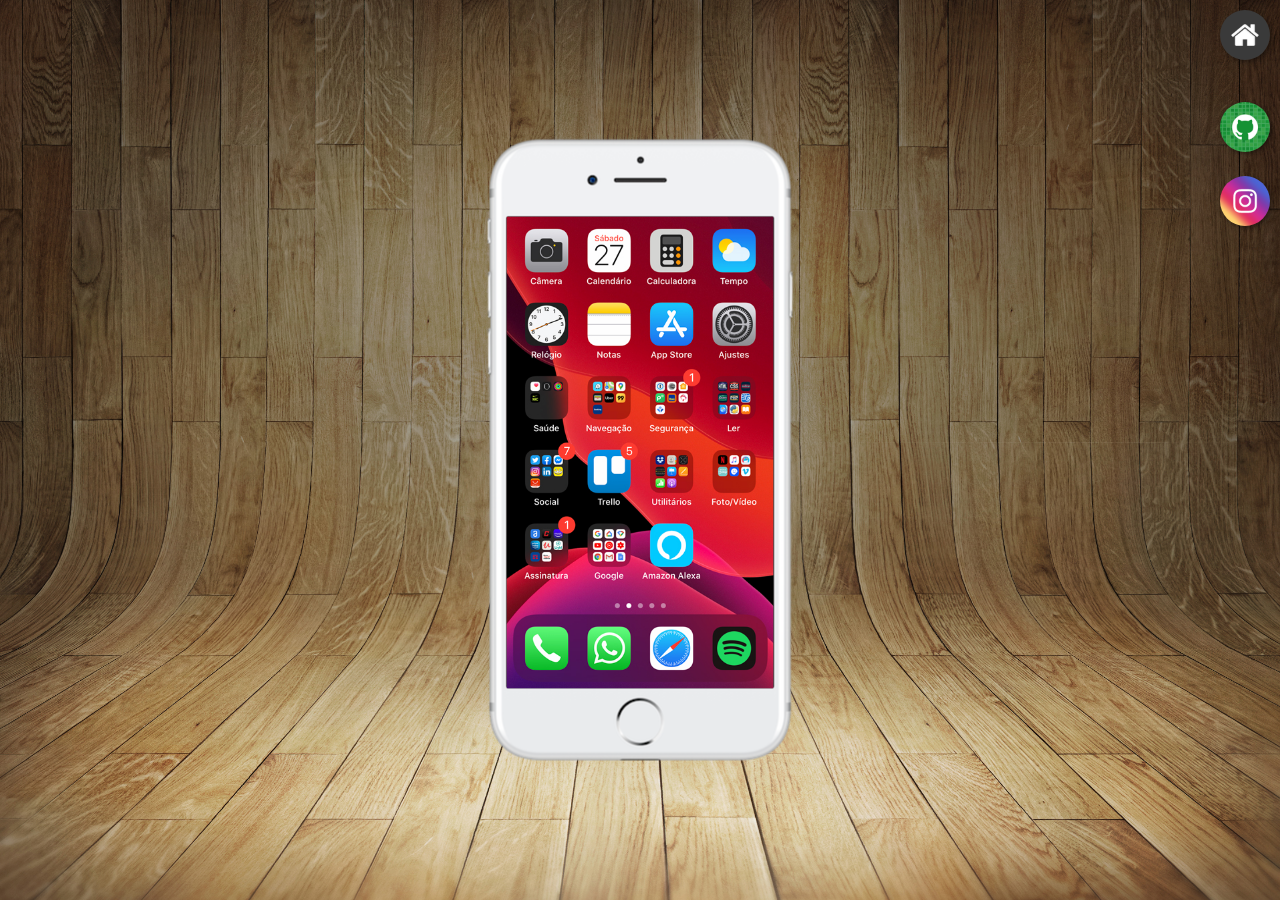
<file: index.html>
<!DOCTYPE html>
<html lang="pt-br">
<head>
    <meta charset="UTF-8">
    <meta name="viewport" content="width=device-width, initial-scale=1.0">
    <link rel="shortcut icon" href="favicon.ico" type="image/x-icon">
    <link rel="stylesheet" href="estilos/style.css">
    <title>Projeto Redes Socias</title>
</head>
<body>
    <main>
        <section id="telefone">
            <iframe src="home.html" name="tela" id="tela" frameborder="0"></iframe>
        </section>
        <section id="redes-socias">
            <a href="home.html" target="tela"><img src="imagens/logo-home.jpg" alt="home"></a>
            <br>
            <a href="youtube.html" target="tela"><img src="imagens/logo-youtube.jpg" alt="Youtube" id="yt"></a>
            <br>
            <a href="github.html" target="tela"><img src="imagens/logo-github.jpg" alt="Github"></a>
            <br>
            <a href="instagram.html" target="tela"><img src="imagens/logo-instagram.jpg" alt="Instagram"></a>
            <br>
            <a href="x.html" target="tela"><img src="imagens/logo-twitter.jpg" alt="Twitter" id="tt"></a>
            <br>
            <a href="#" target="tela"><img src="imagens/logo-facebook.jpg" alt="Facebook" id="fb"></a>
            <br>
        </section>
    </main>
</body>
</html>
</file>
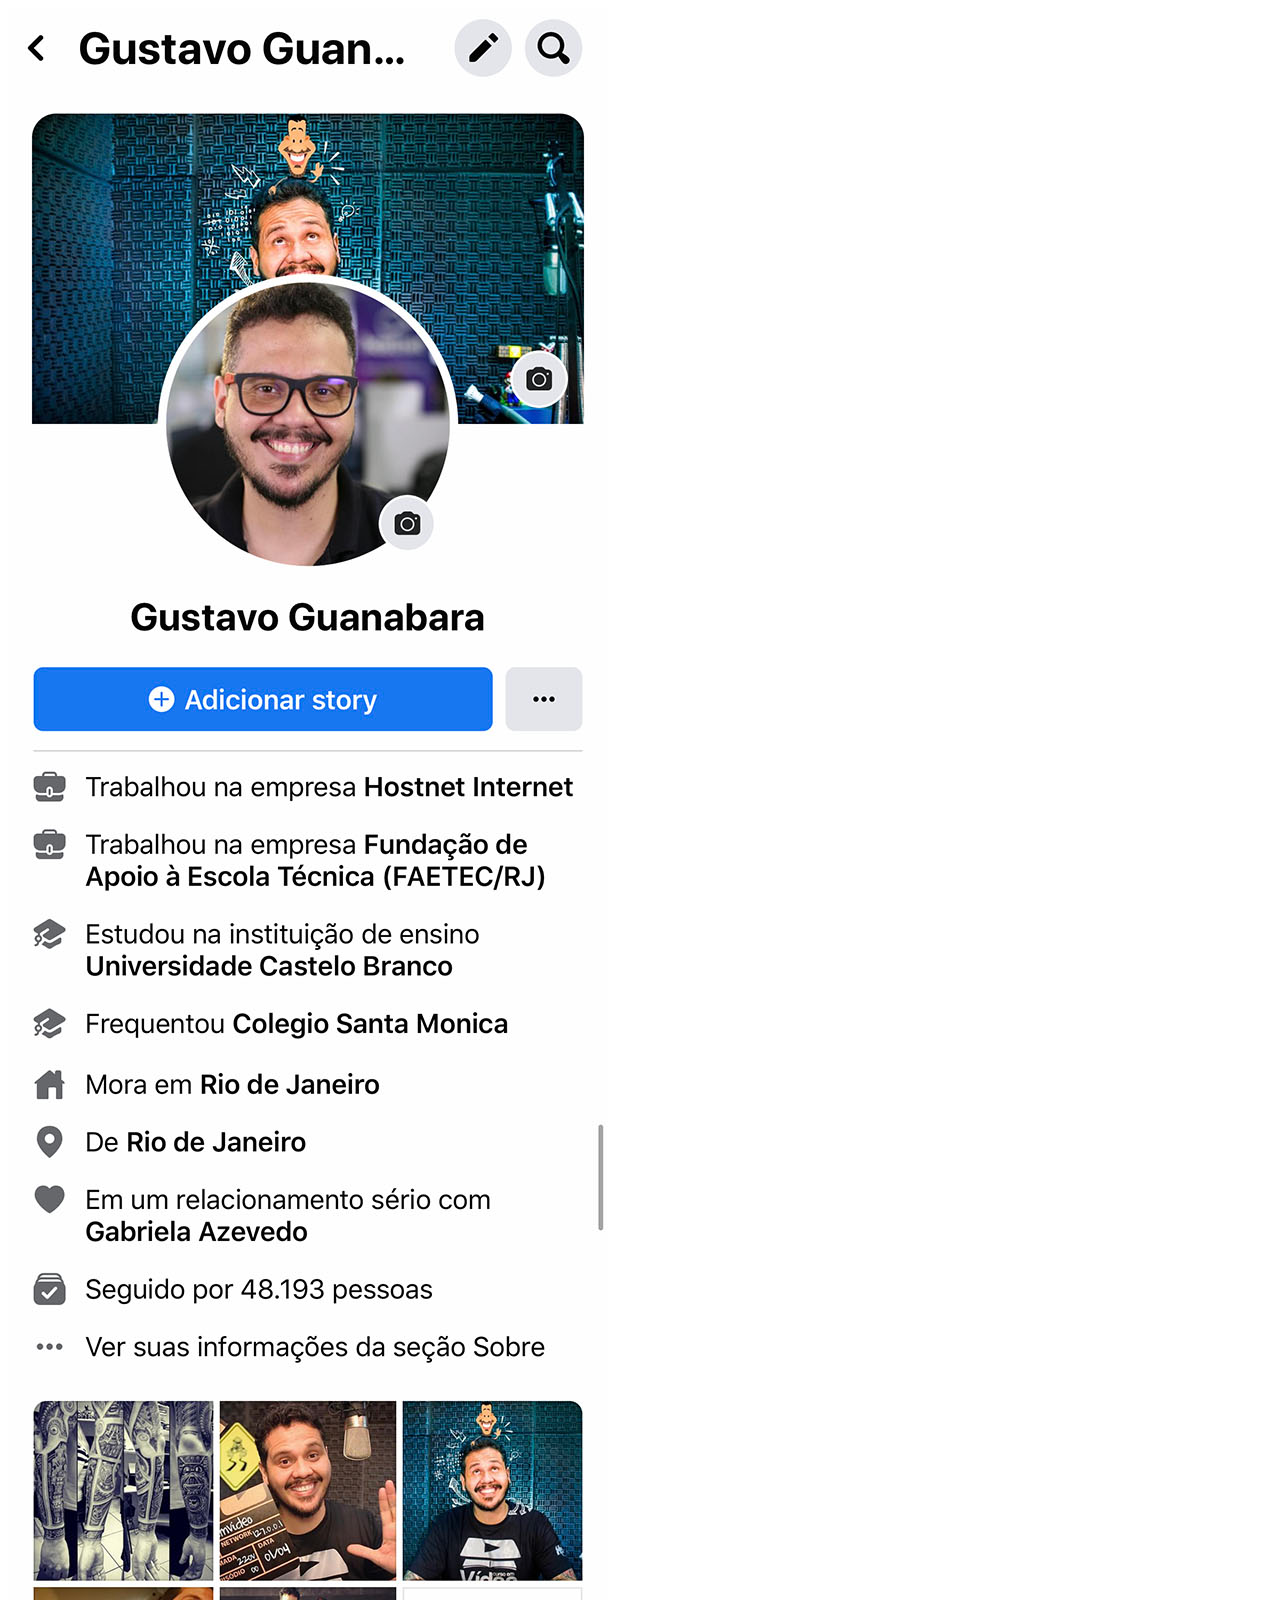
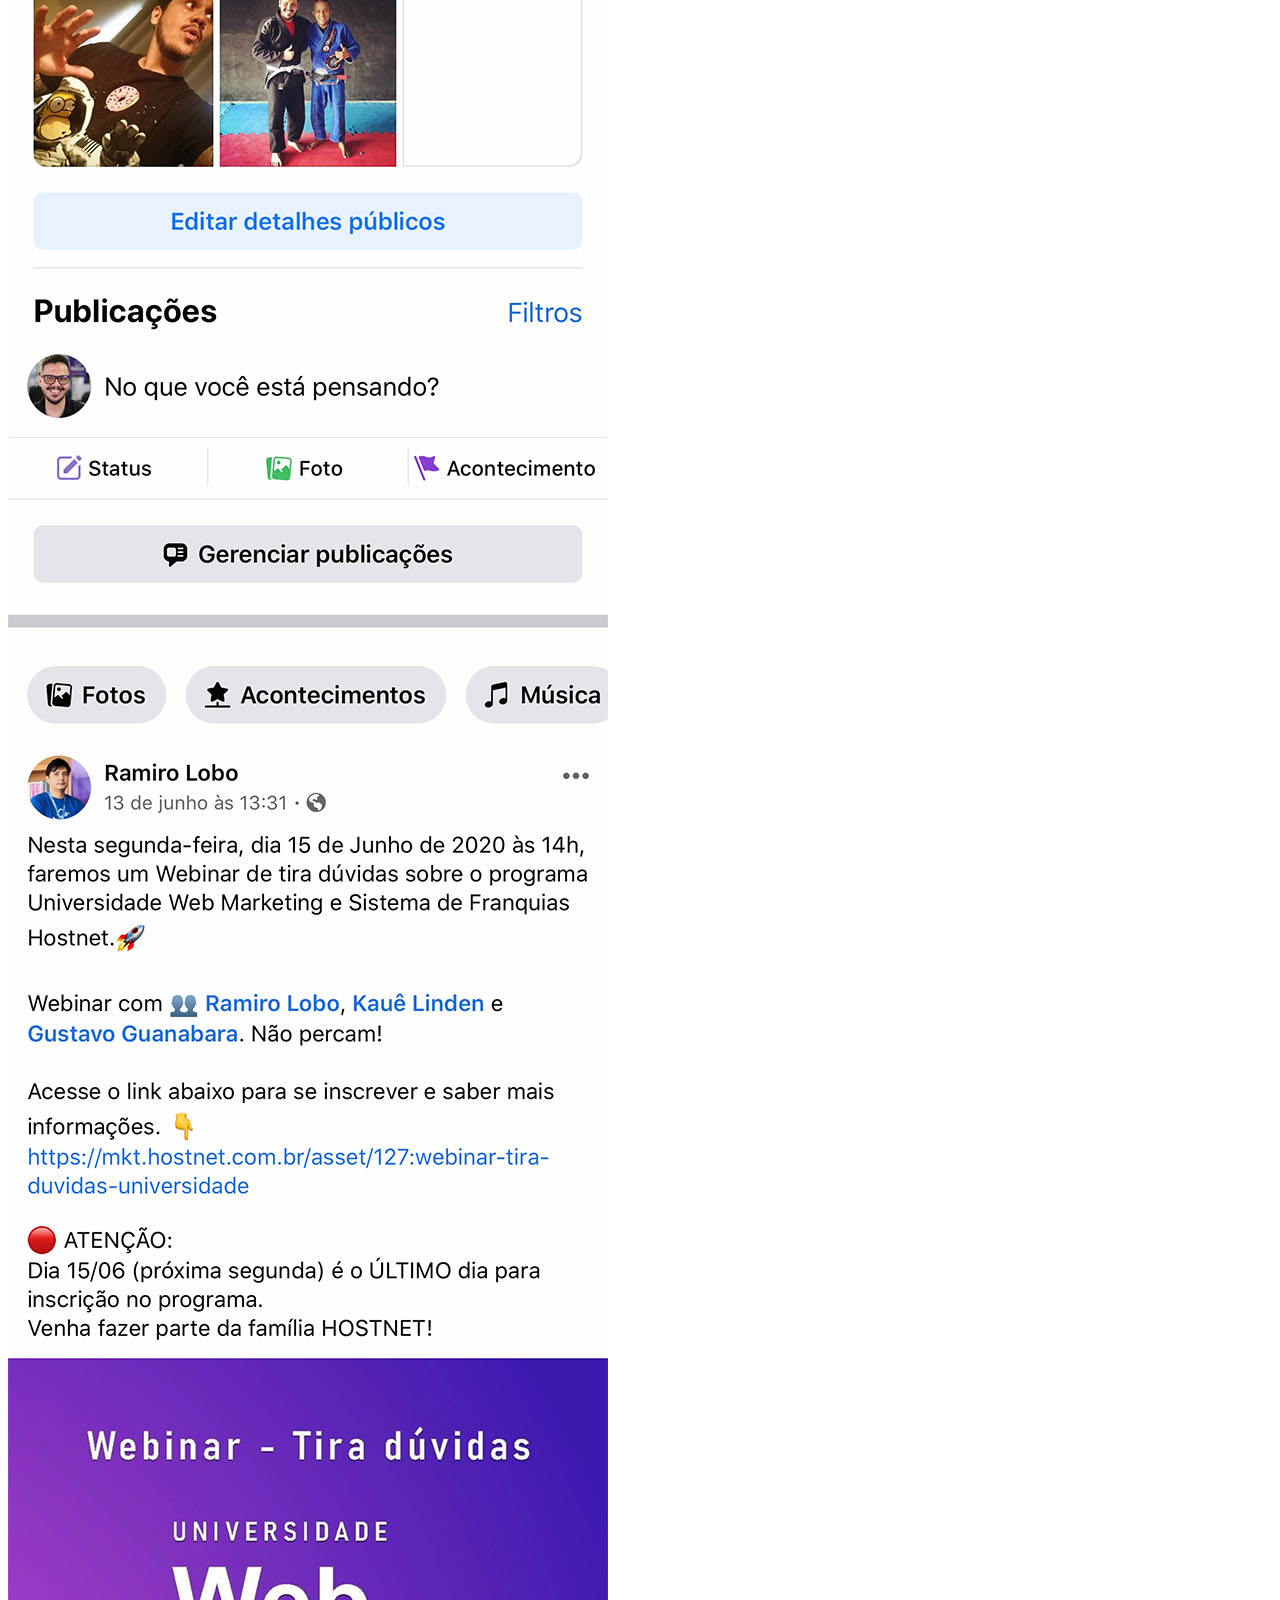
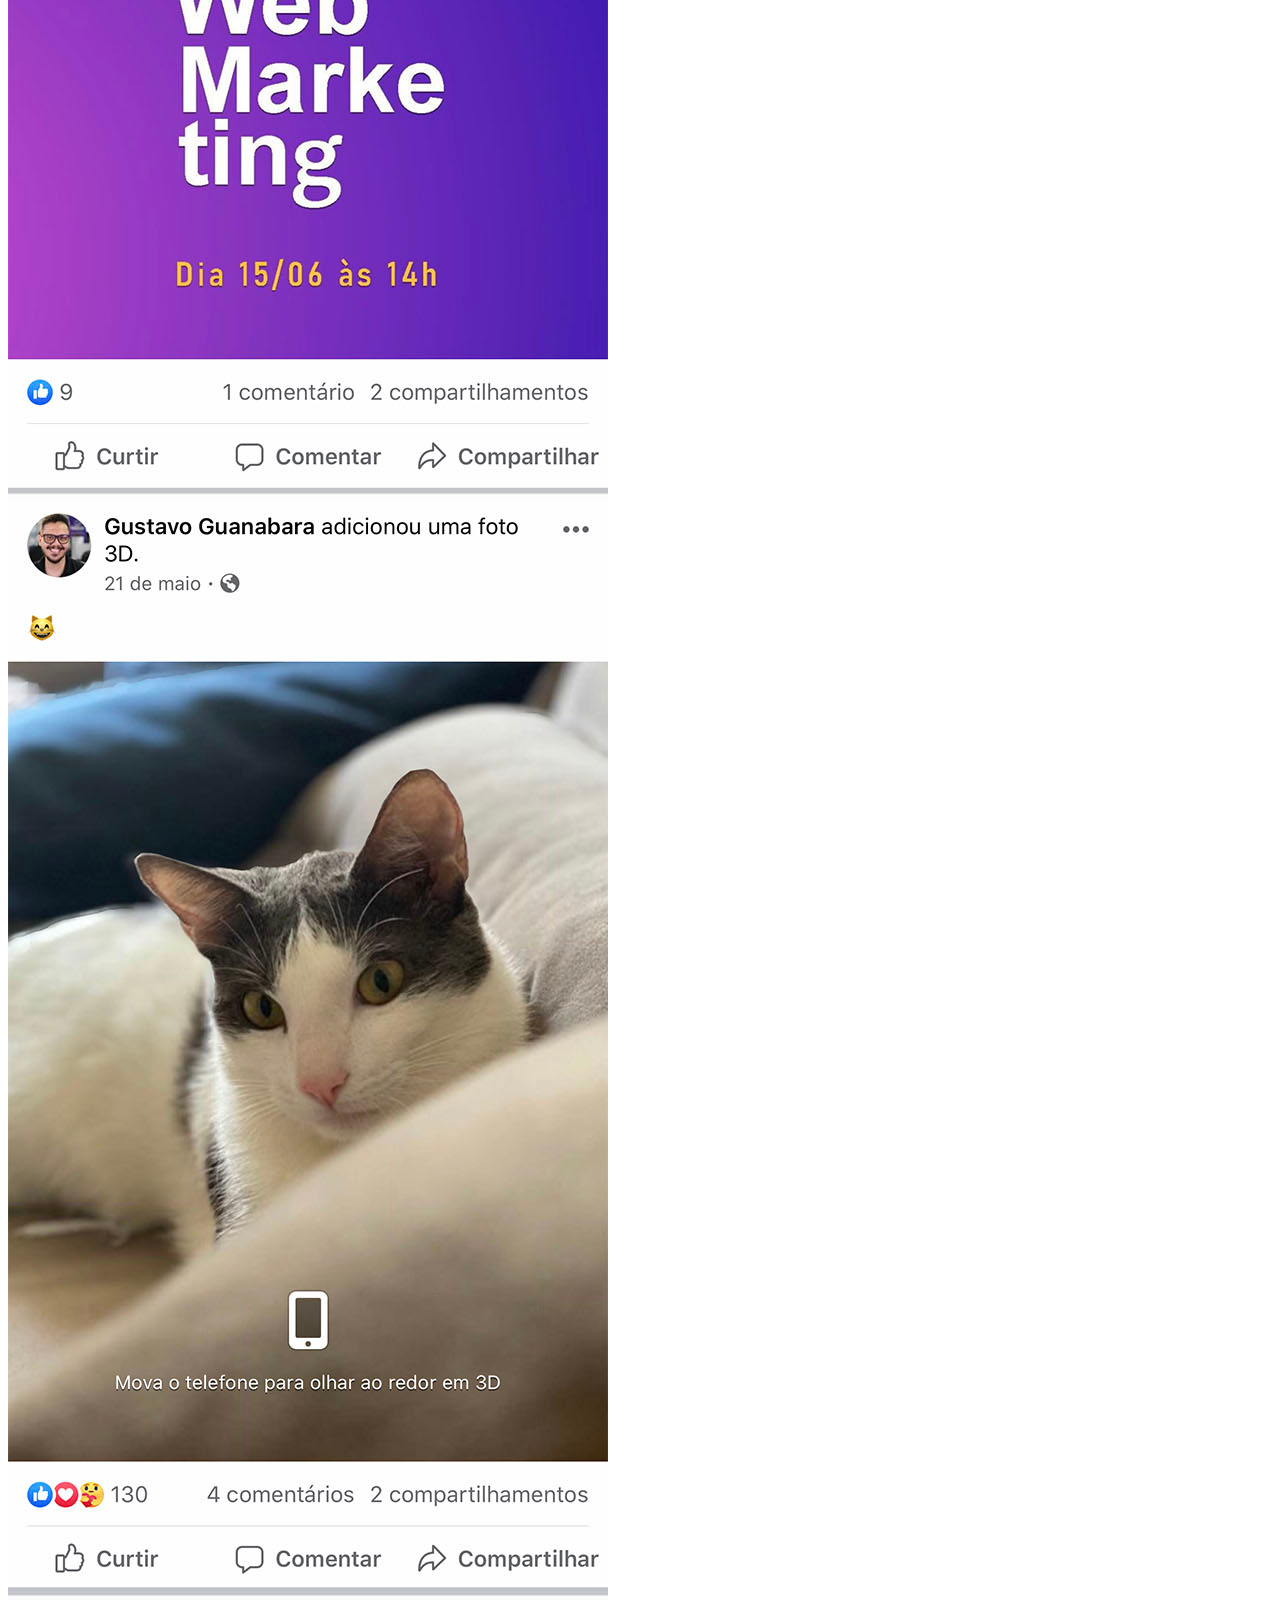
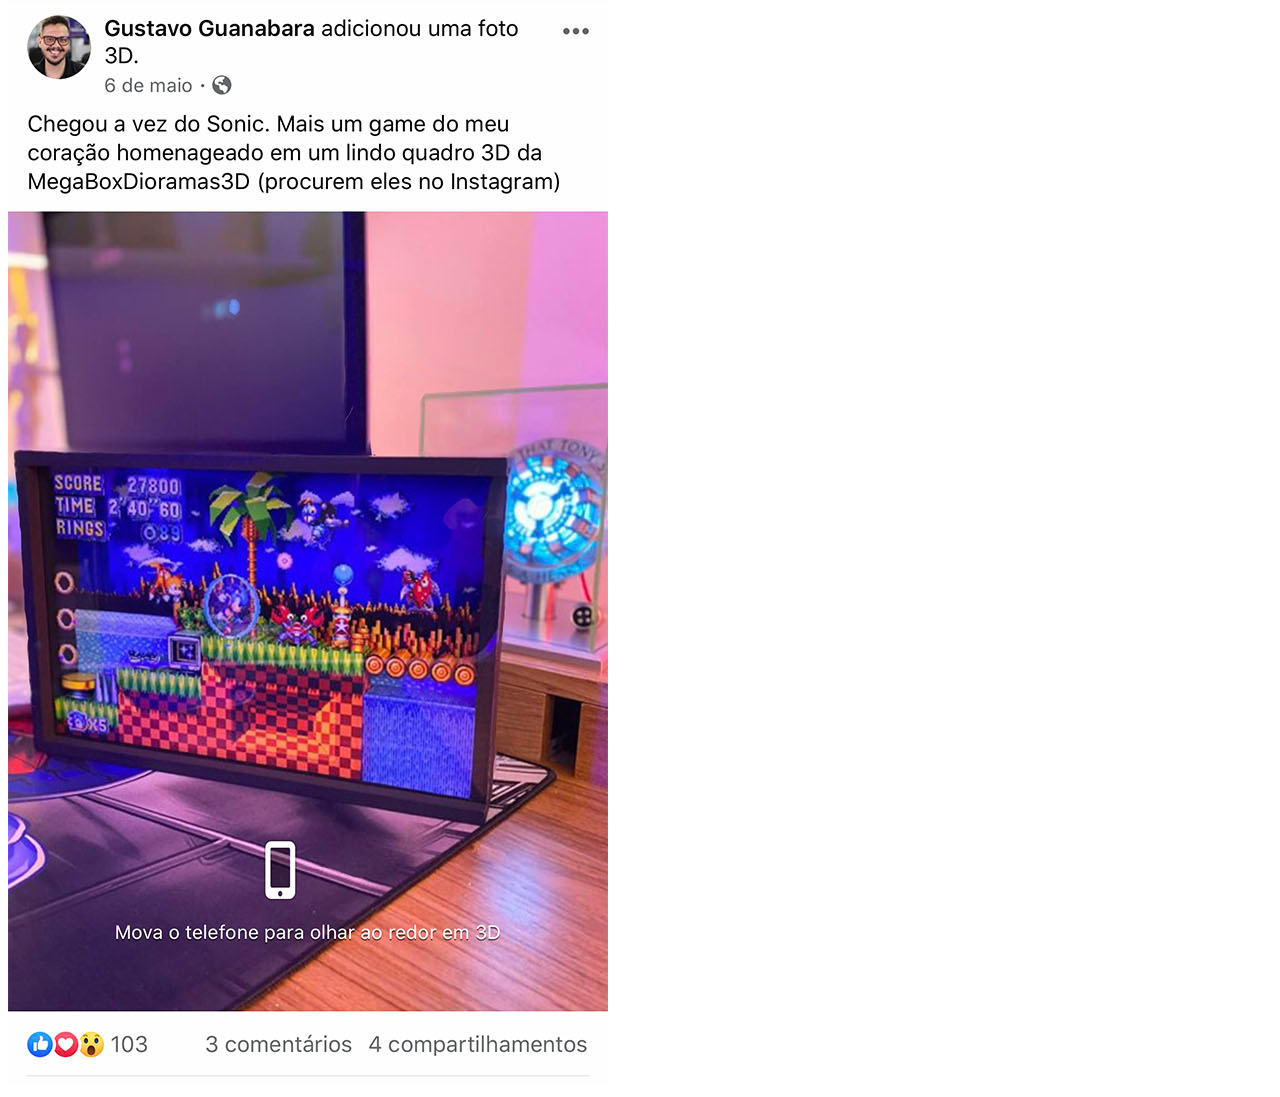
<file: facebook.html>
<!DOCTYPE html>
<html lang="pt-br">
<head>
    <meta charset="UTF-8">
    <meta name="viewport" content="width=device-width, initial-scale=1.0">
    <title>Facebook</title>
</head>
<body>
    <img src="imagens/tela-facebook.jpg" alt="Facebook">
    <a href=""></a>
</body>
</html>
</file>
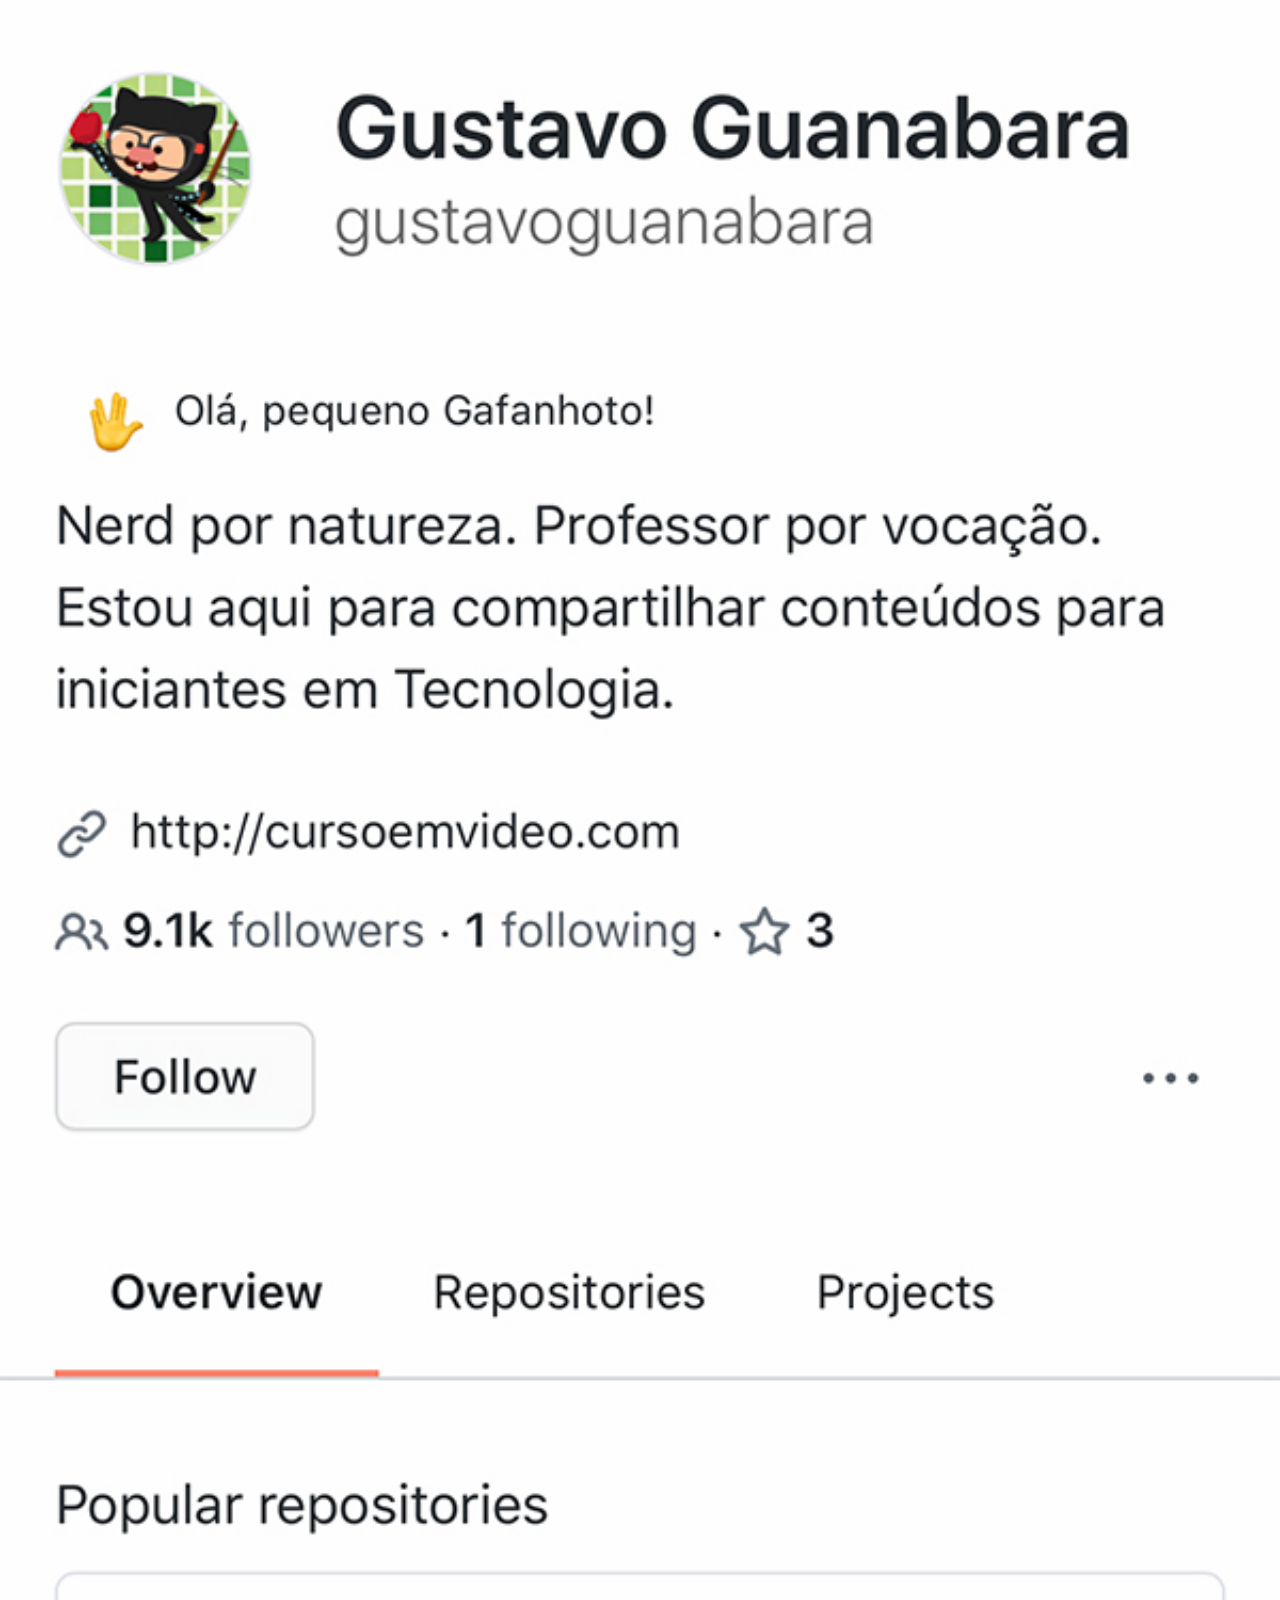
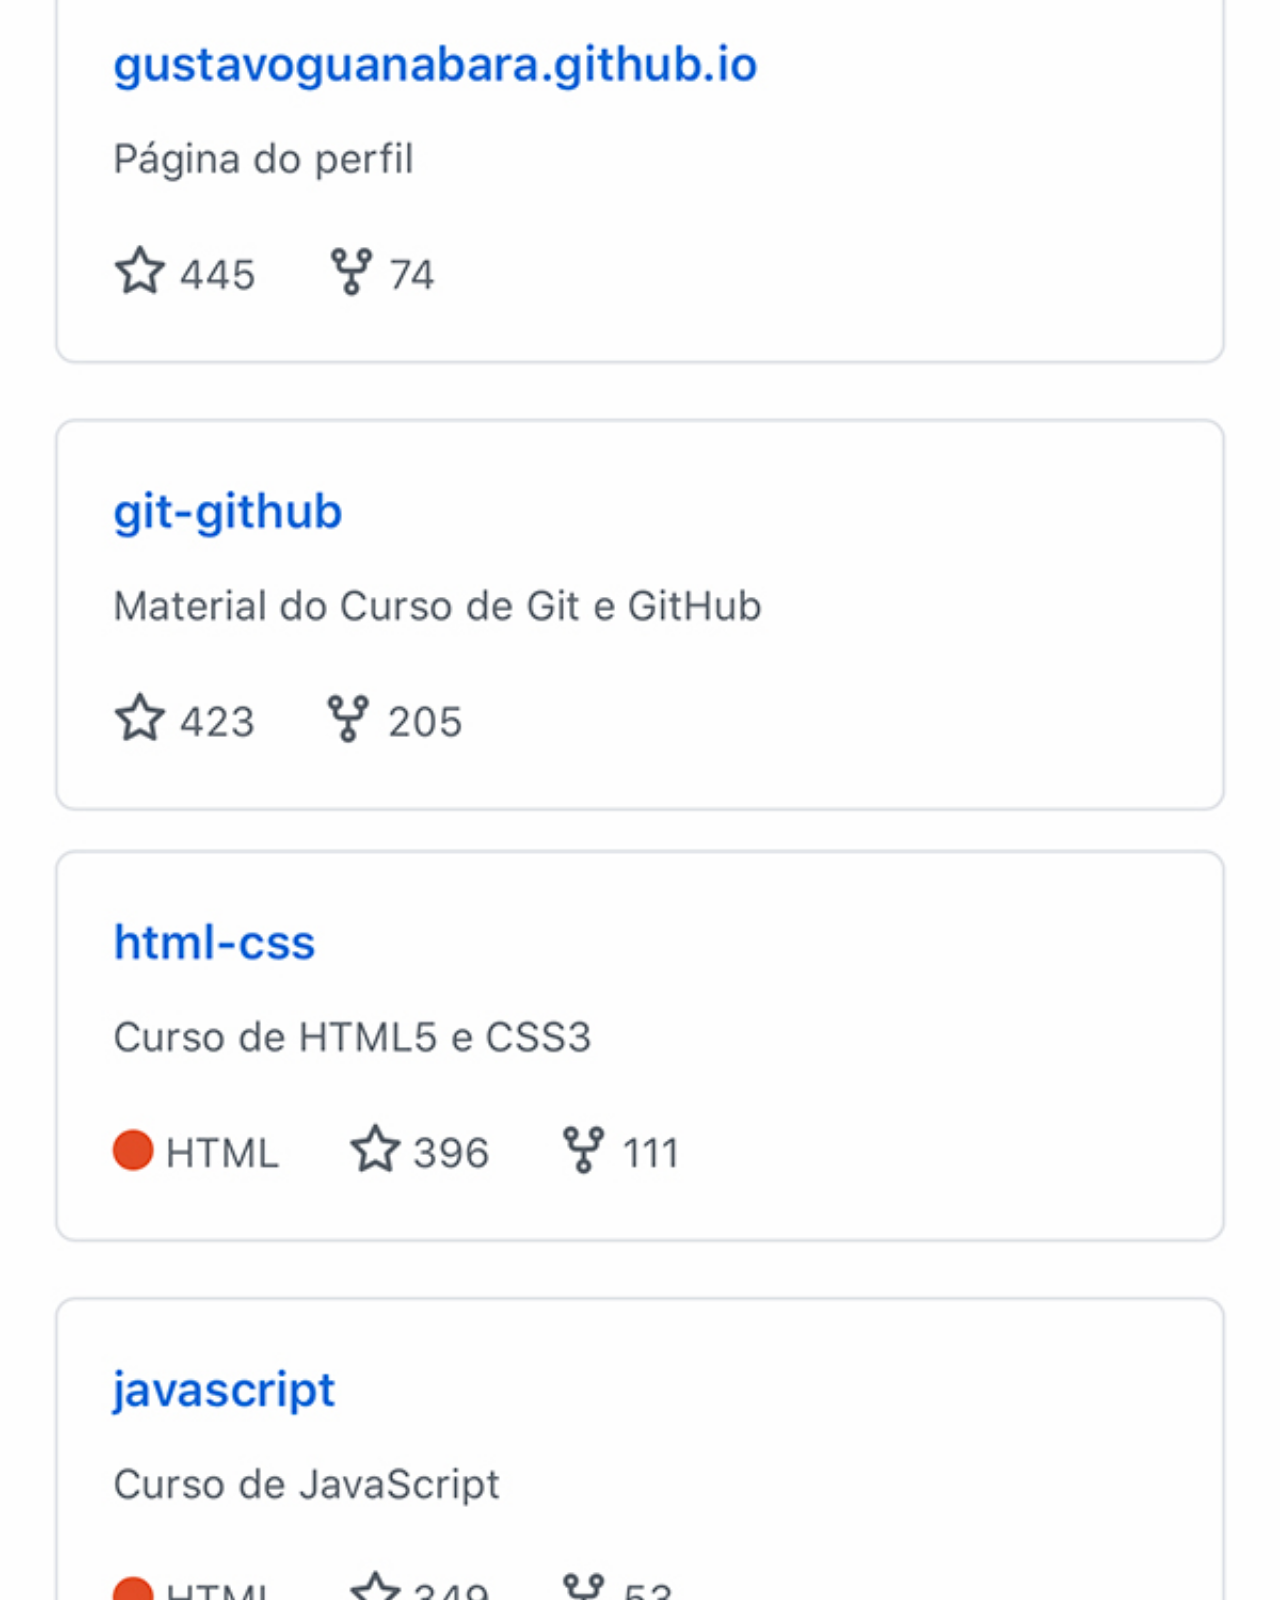
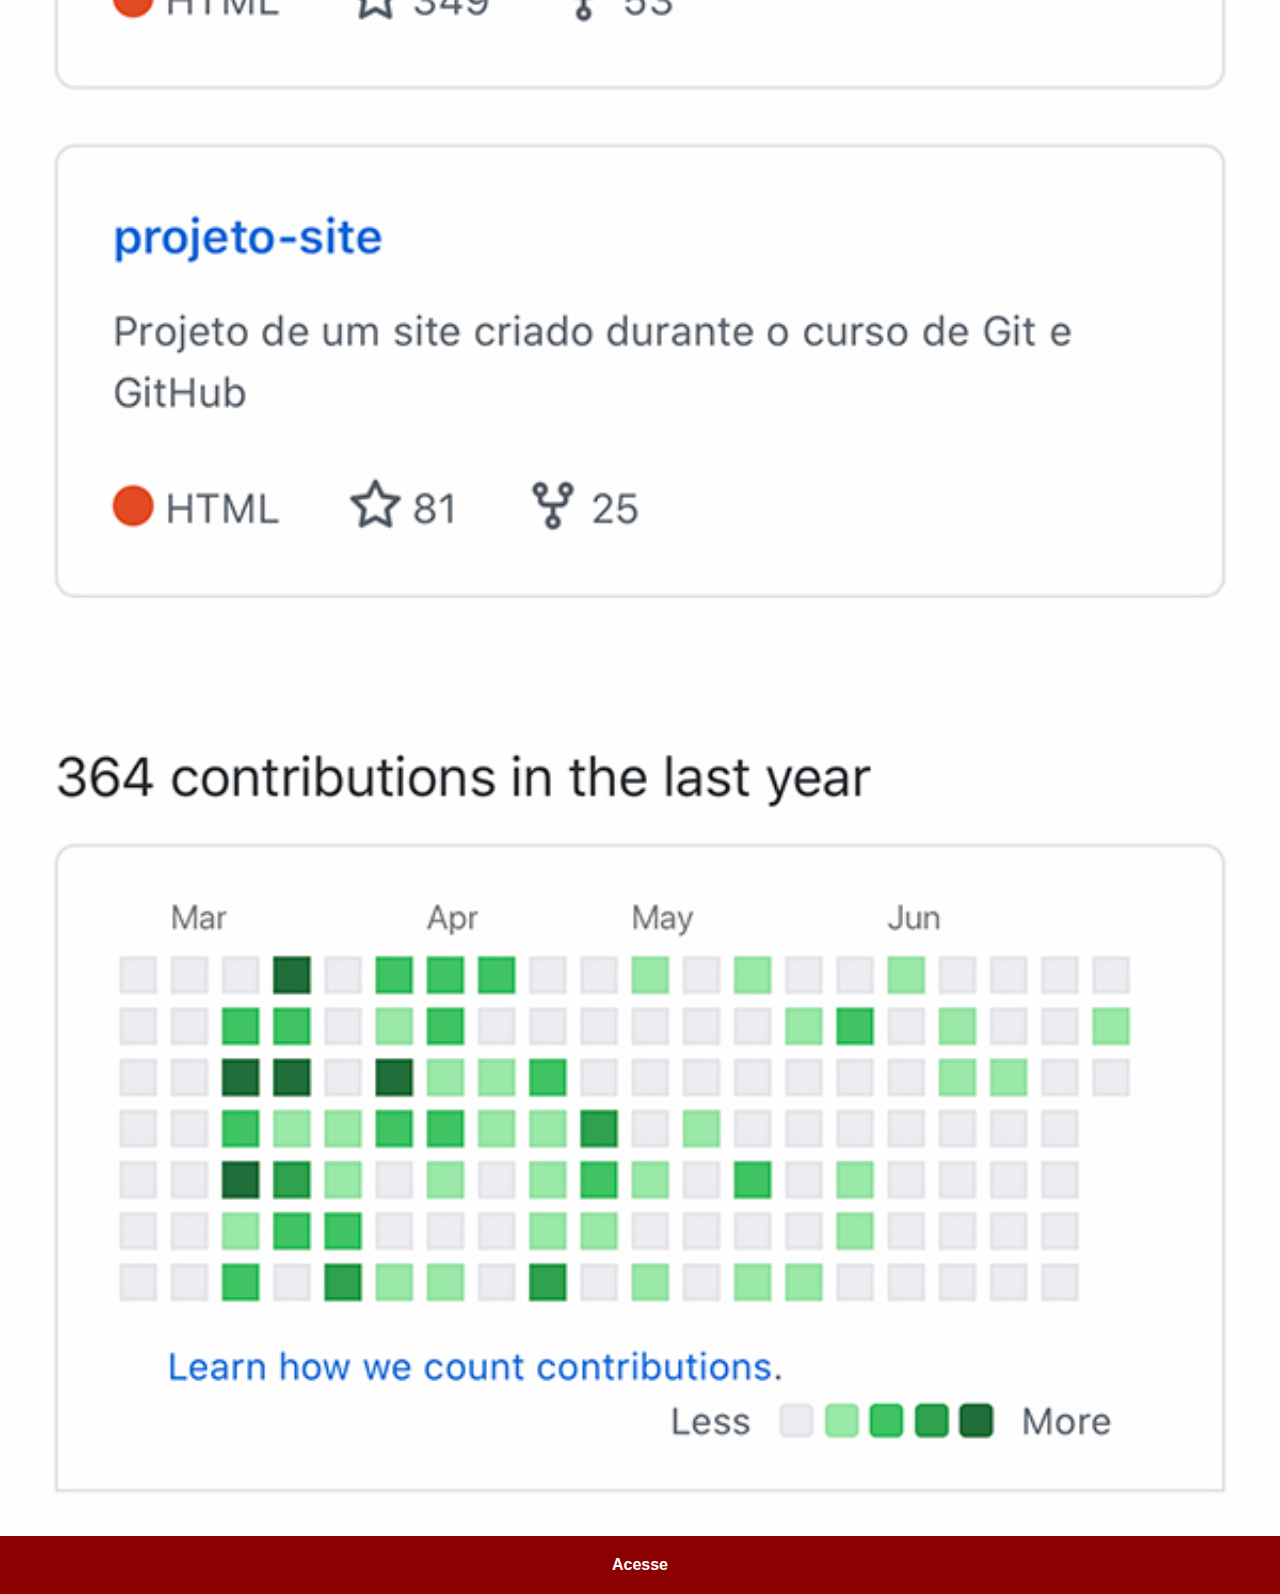
<file: github.html>
<!DOCTYPE html>
<html lang="pt-br">
<head>
    <meta charset="UTF-8">
    <meta name="viewport" content="width=device-width, initial-scale=1.0">
    <title>Github</title>
    <link rel="stylesheet" href="estilos/social.css">
</head>
<body>
    <img src="imagens/tela-github.jpg" alt="Github">
    <a href="https://github.com/joaogabrielsousa" target="_blank">Acesse</a>
</body>
</html>
</file>
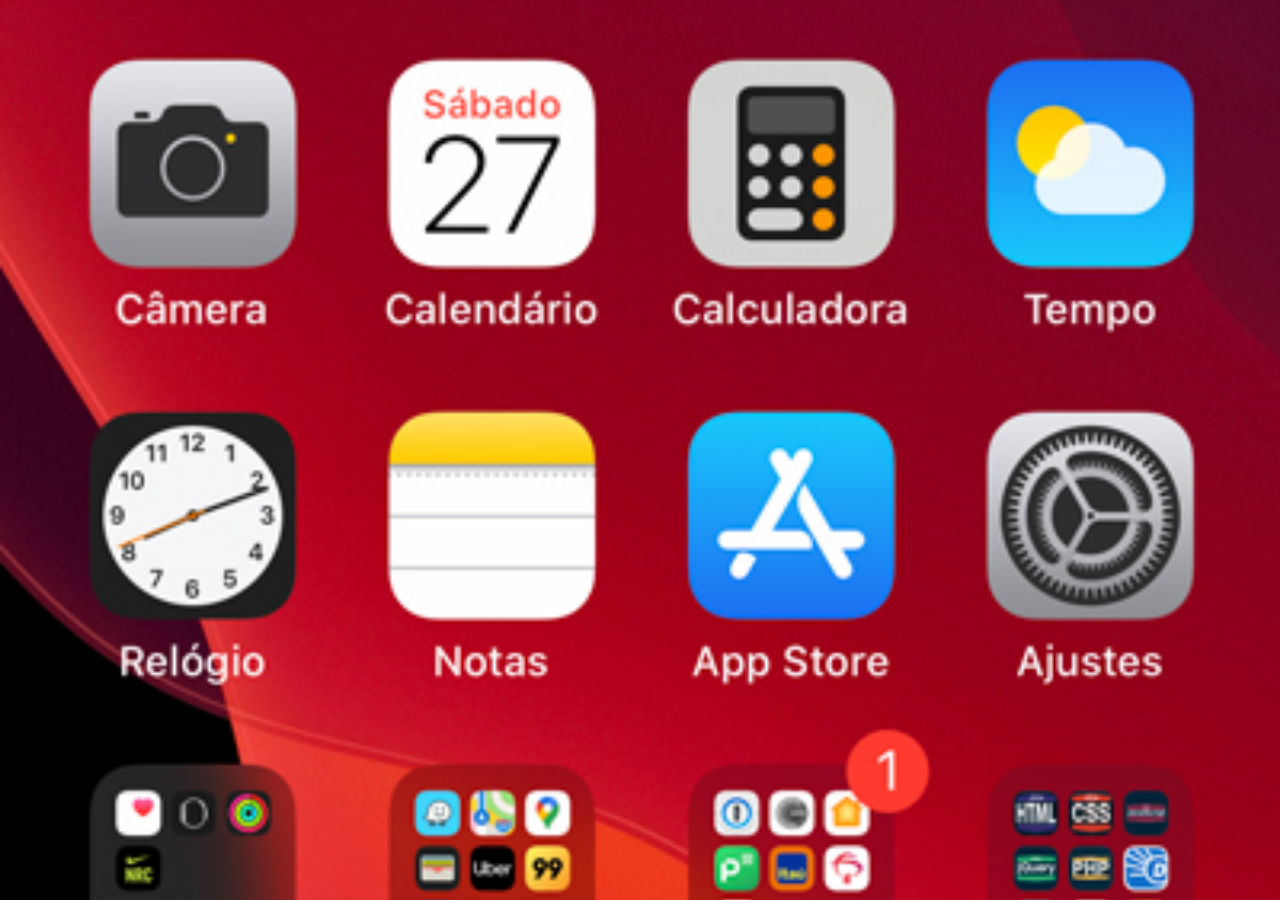
<file: home.html>
<!DOCTYPE html>
<html lang="pt-br">
<head>
    <meta charset="UTF-8">
    <meta name="viewport" content="width=device-width, initial-scale=1.0">
    <title>Home</title>
</head>
<style>
    *{
        margin: 0px;
        padding: 0px;

    }
    body{
        width: 100vw;
        height: 100vh;
        background: url('imagens/tela-home.jpg') no-repeat top center;
        background-size: cover;
    }
</style>
<body>
    
</body>
</html>
</file>
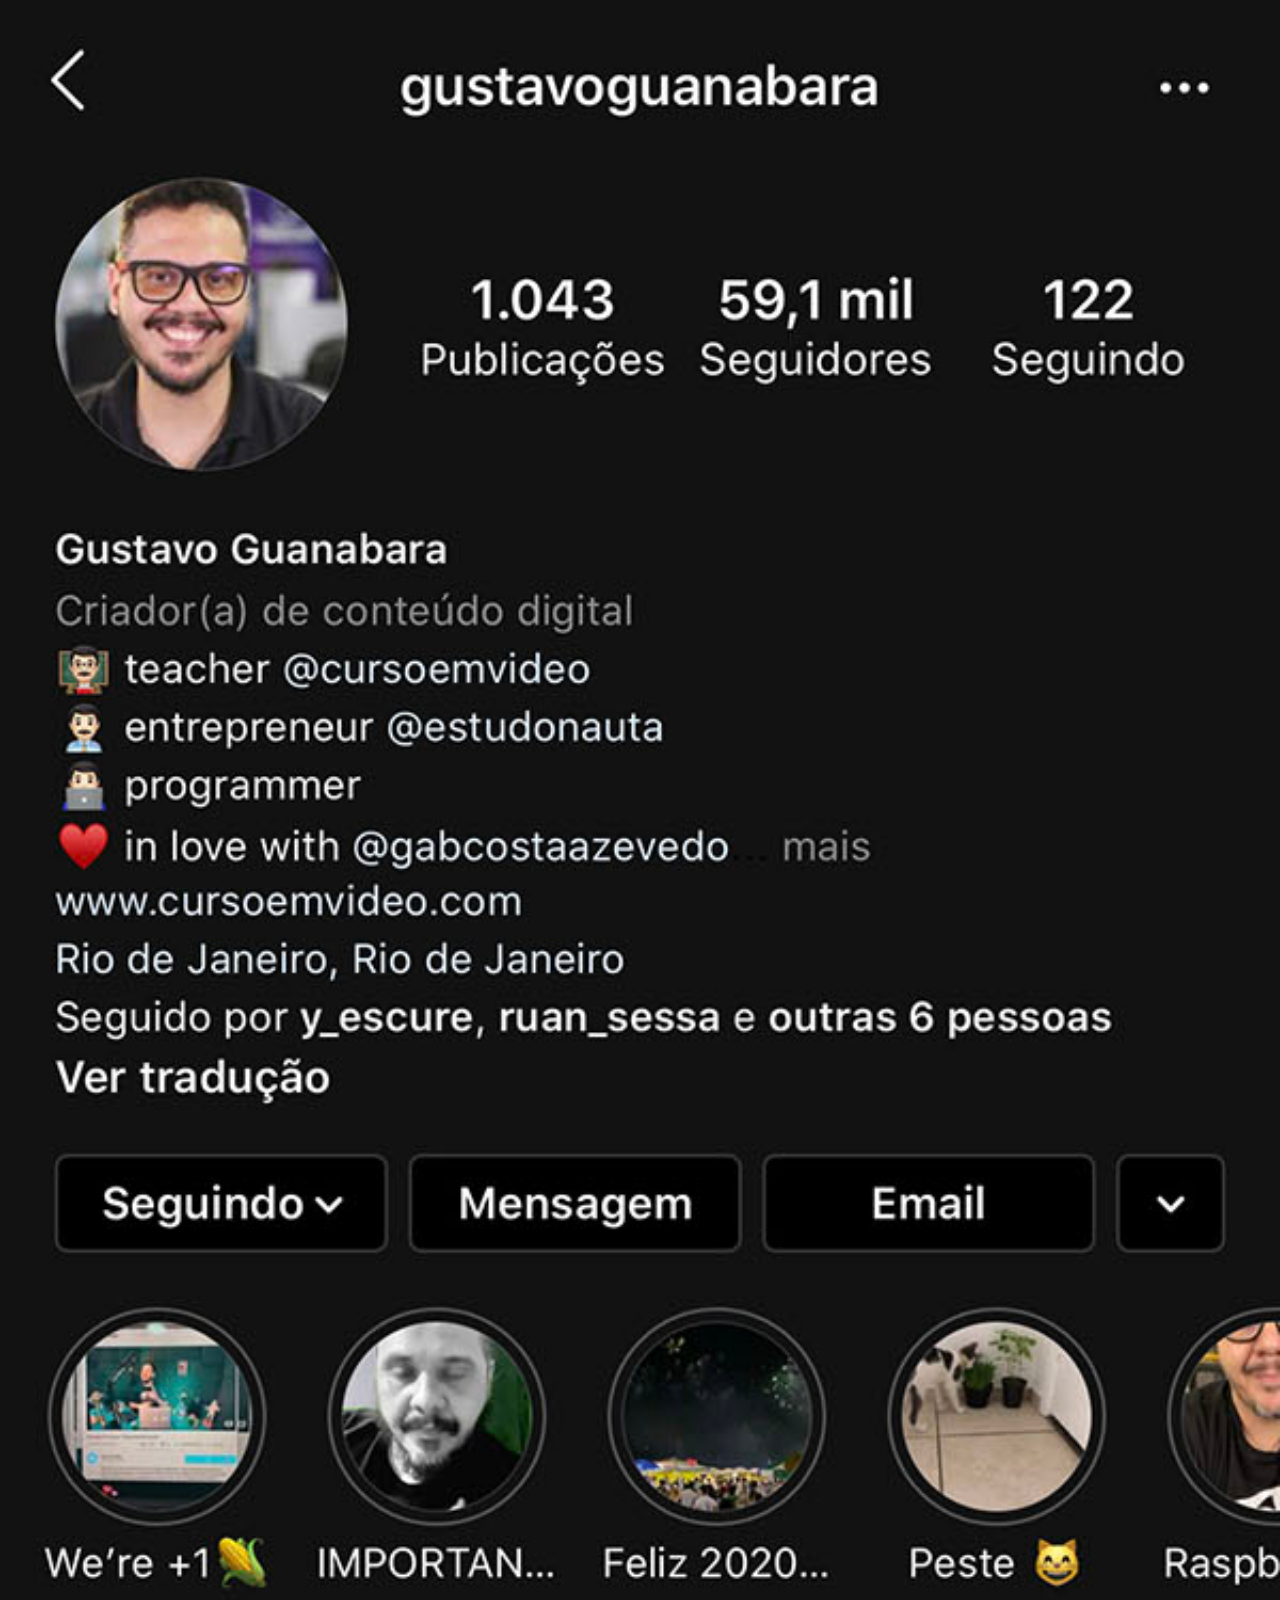
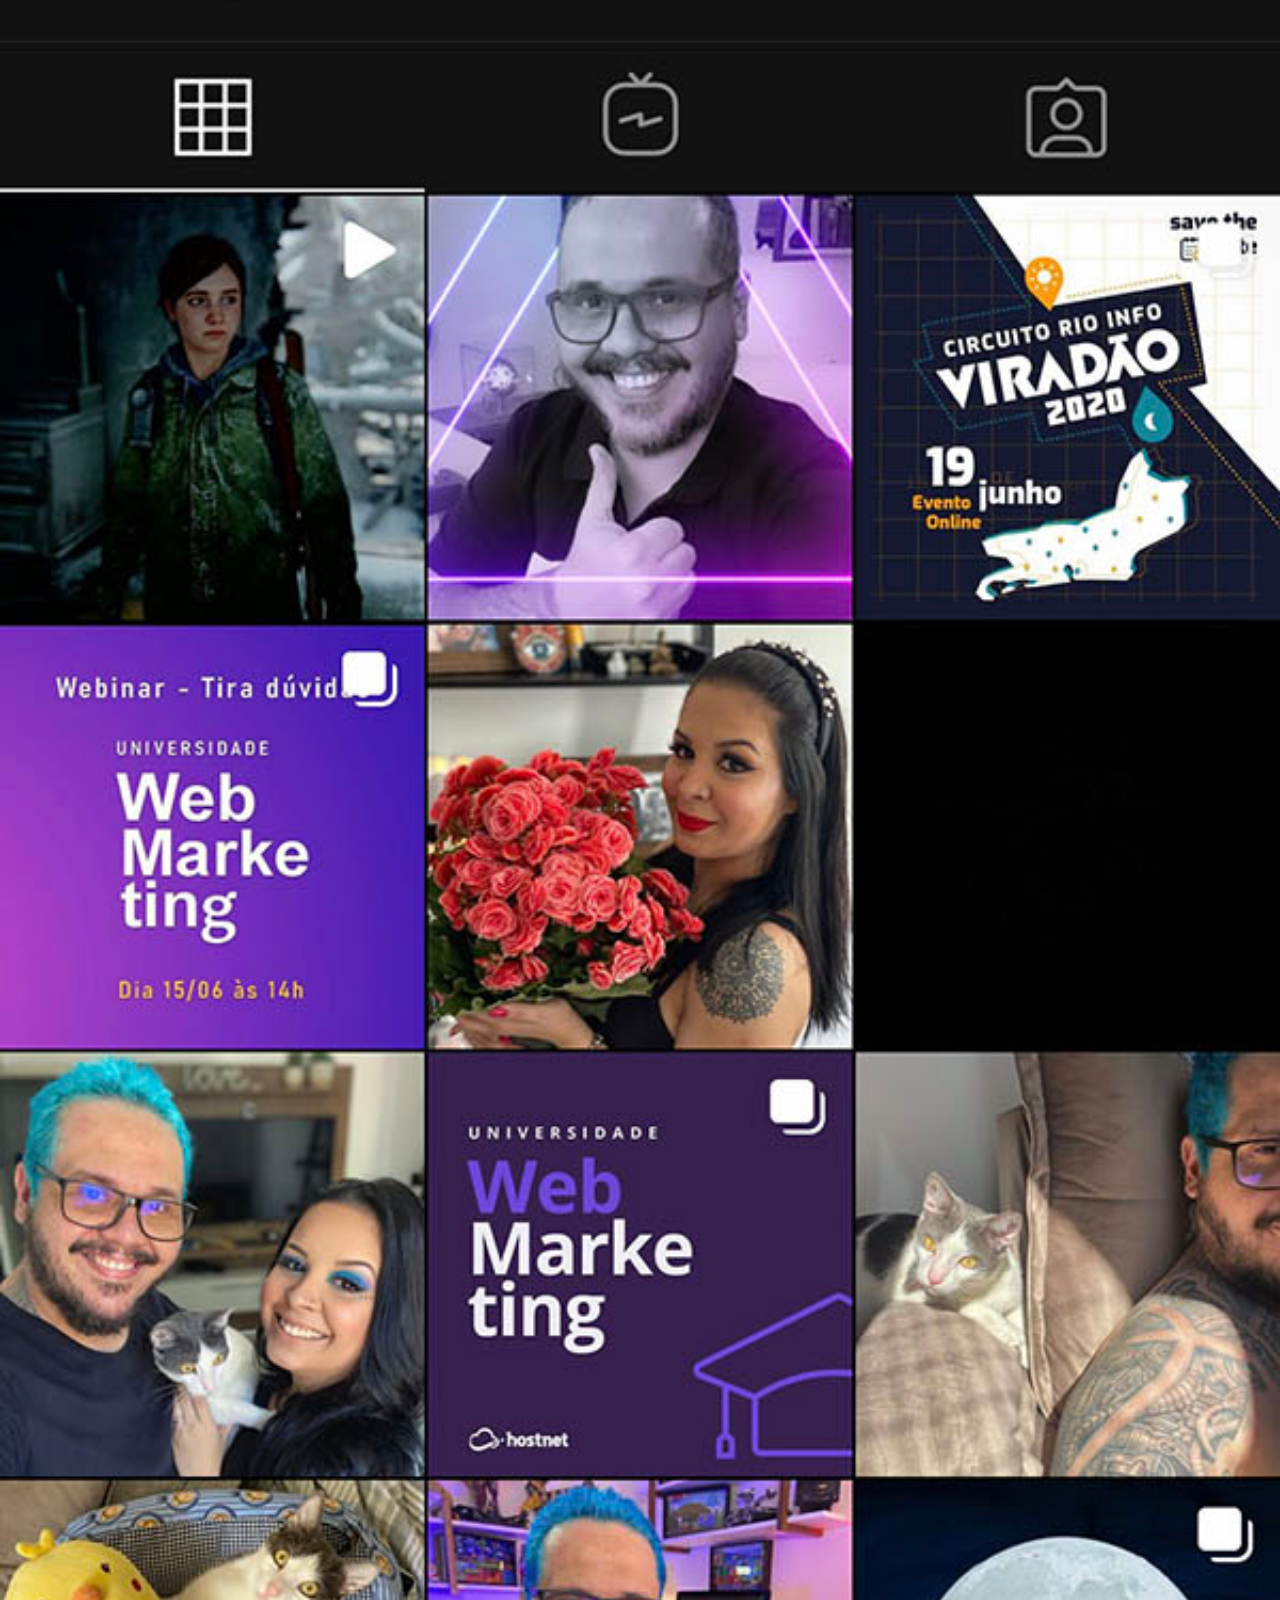
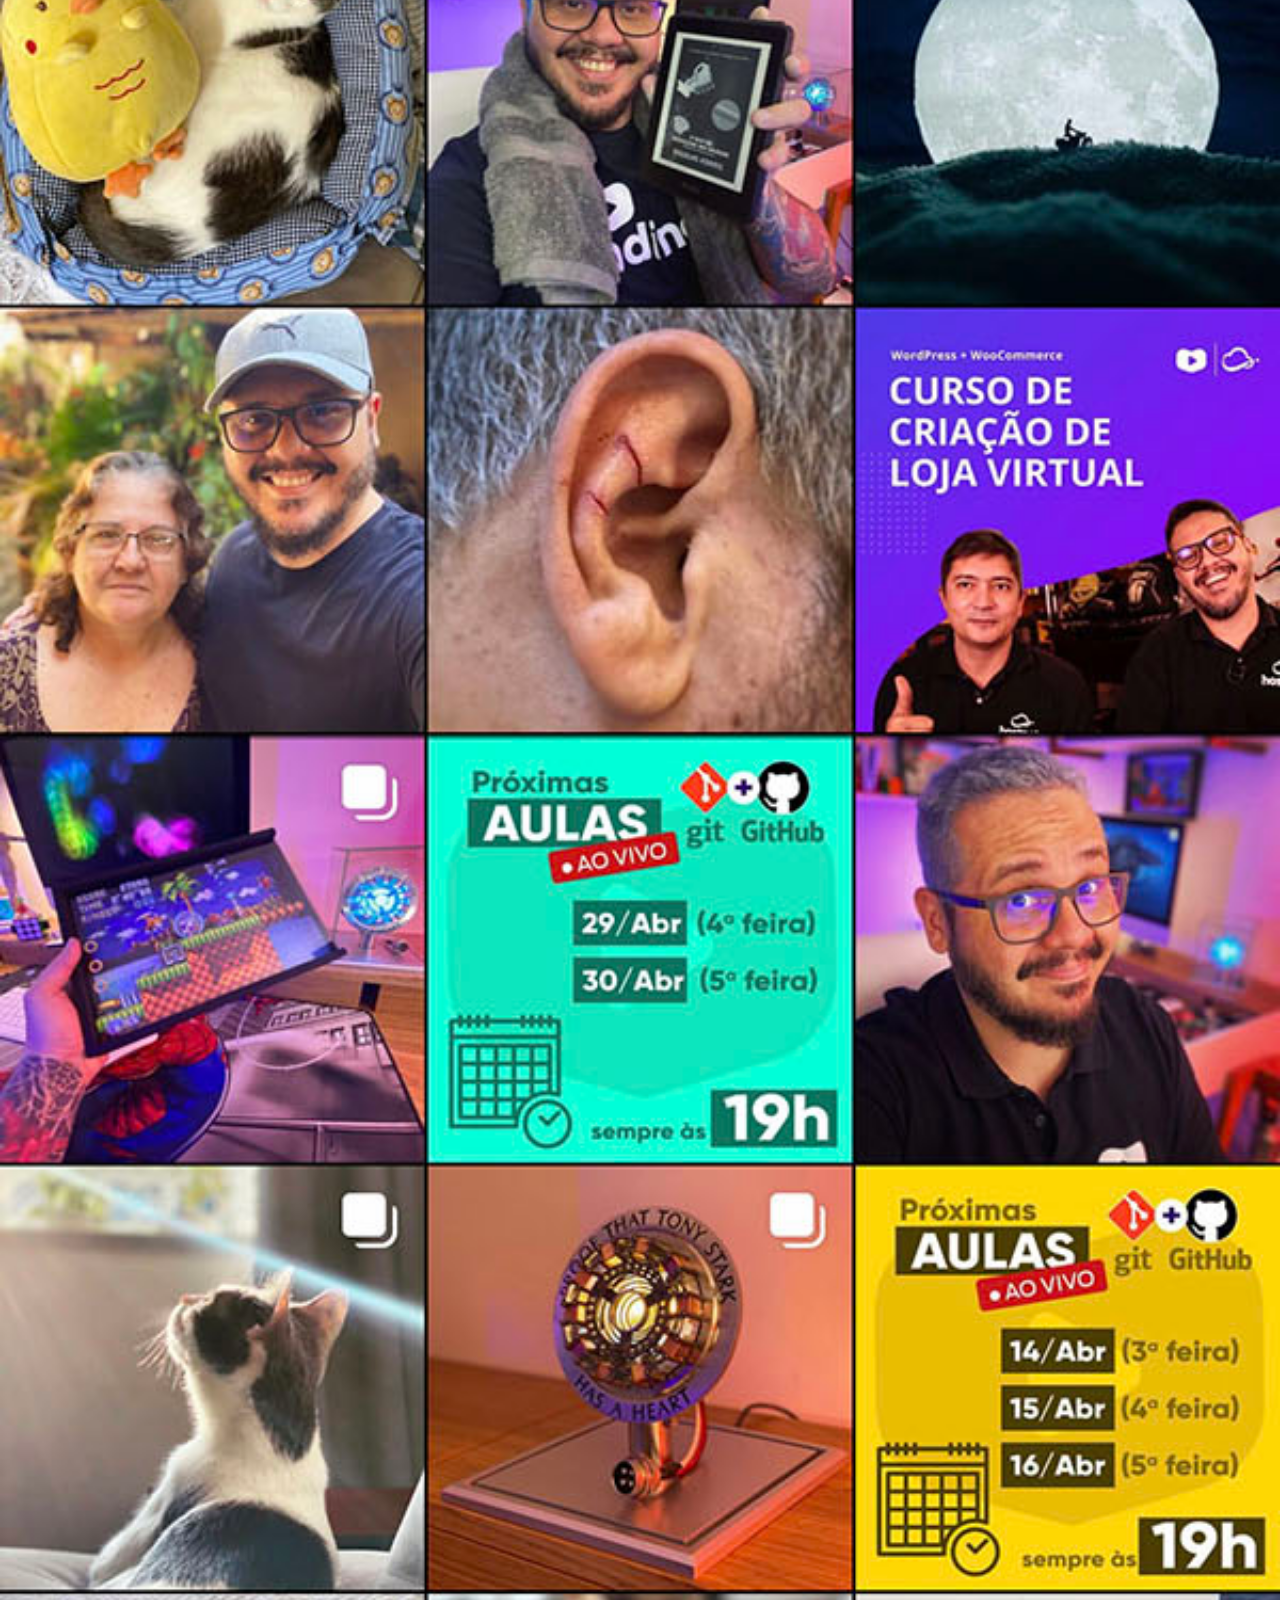
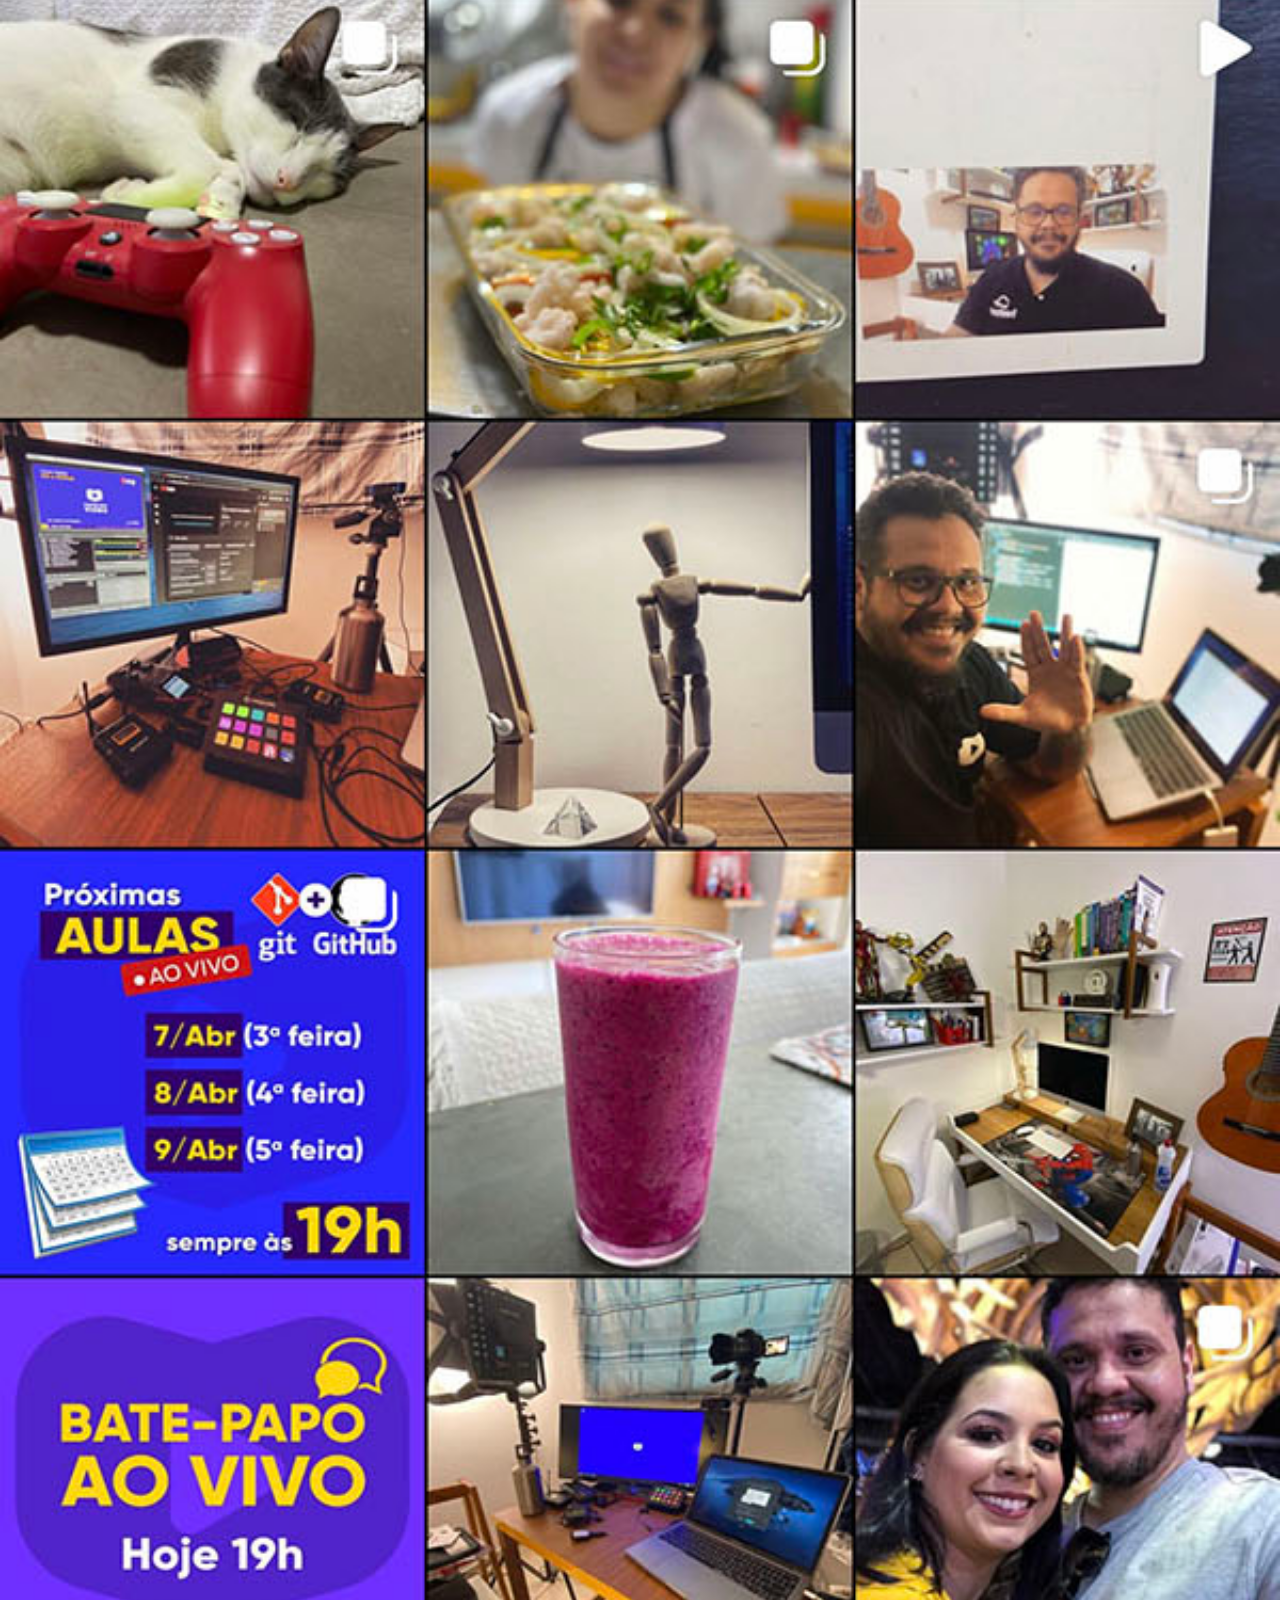
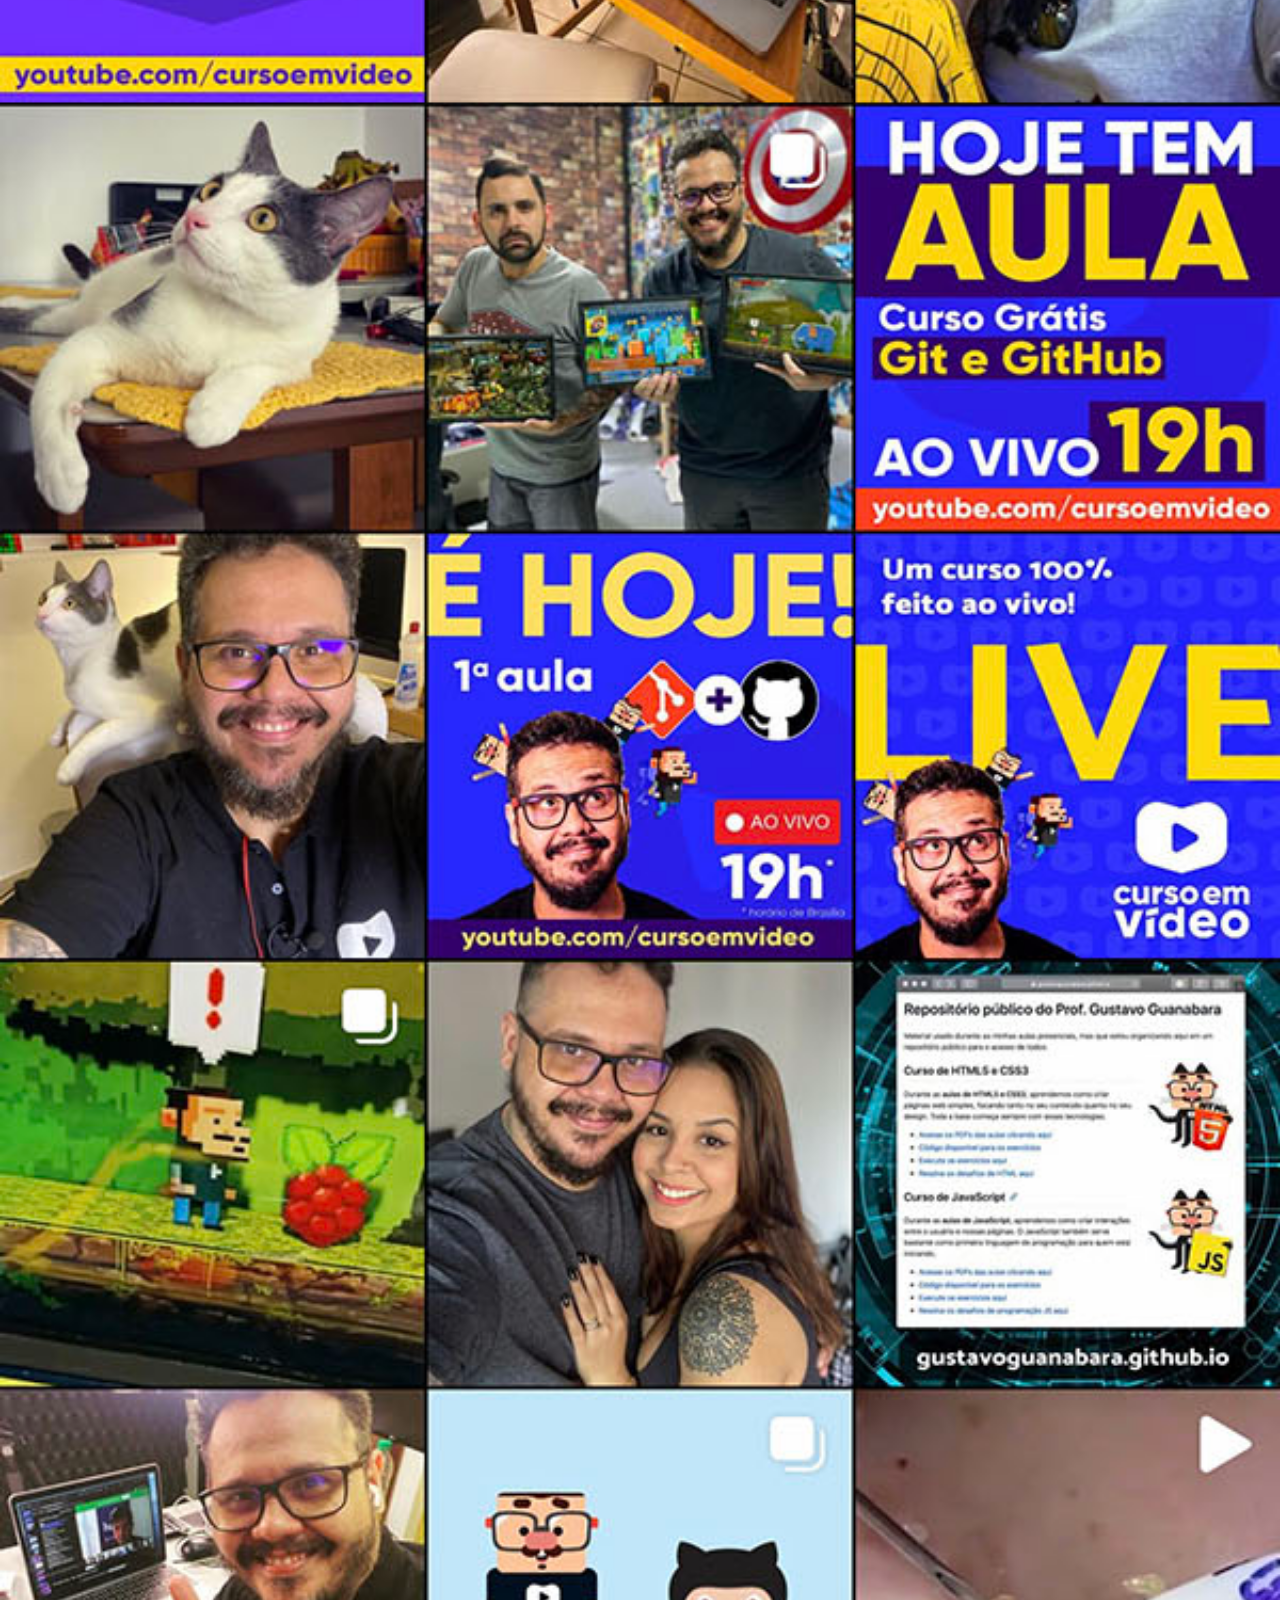
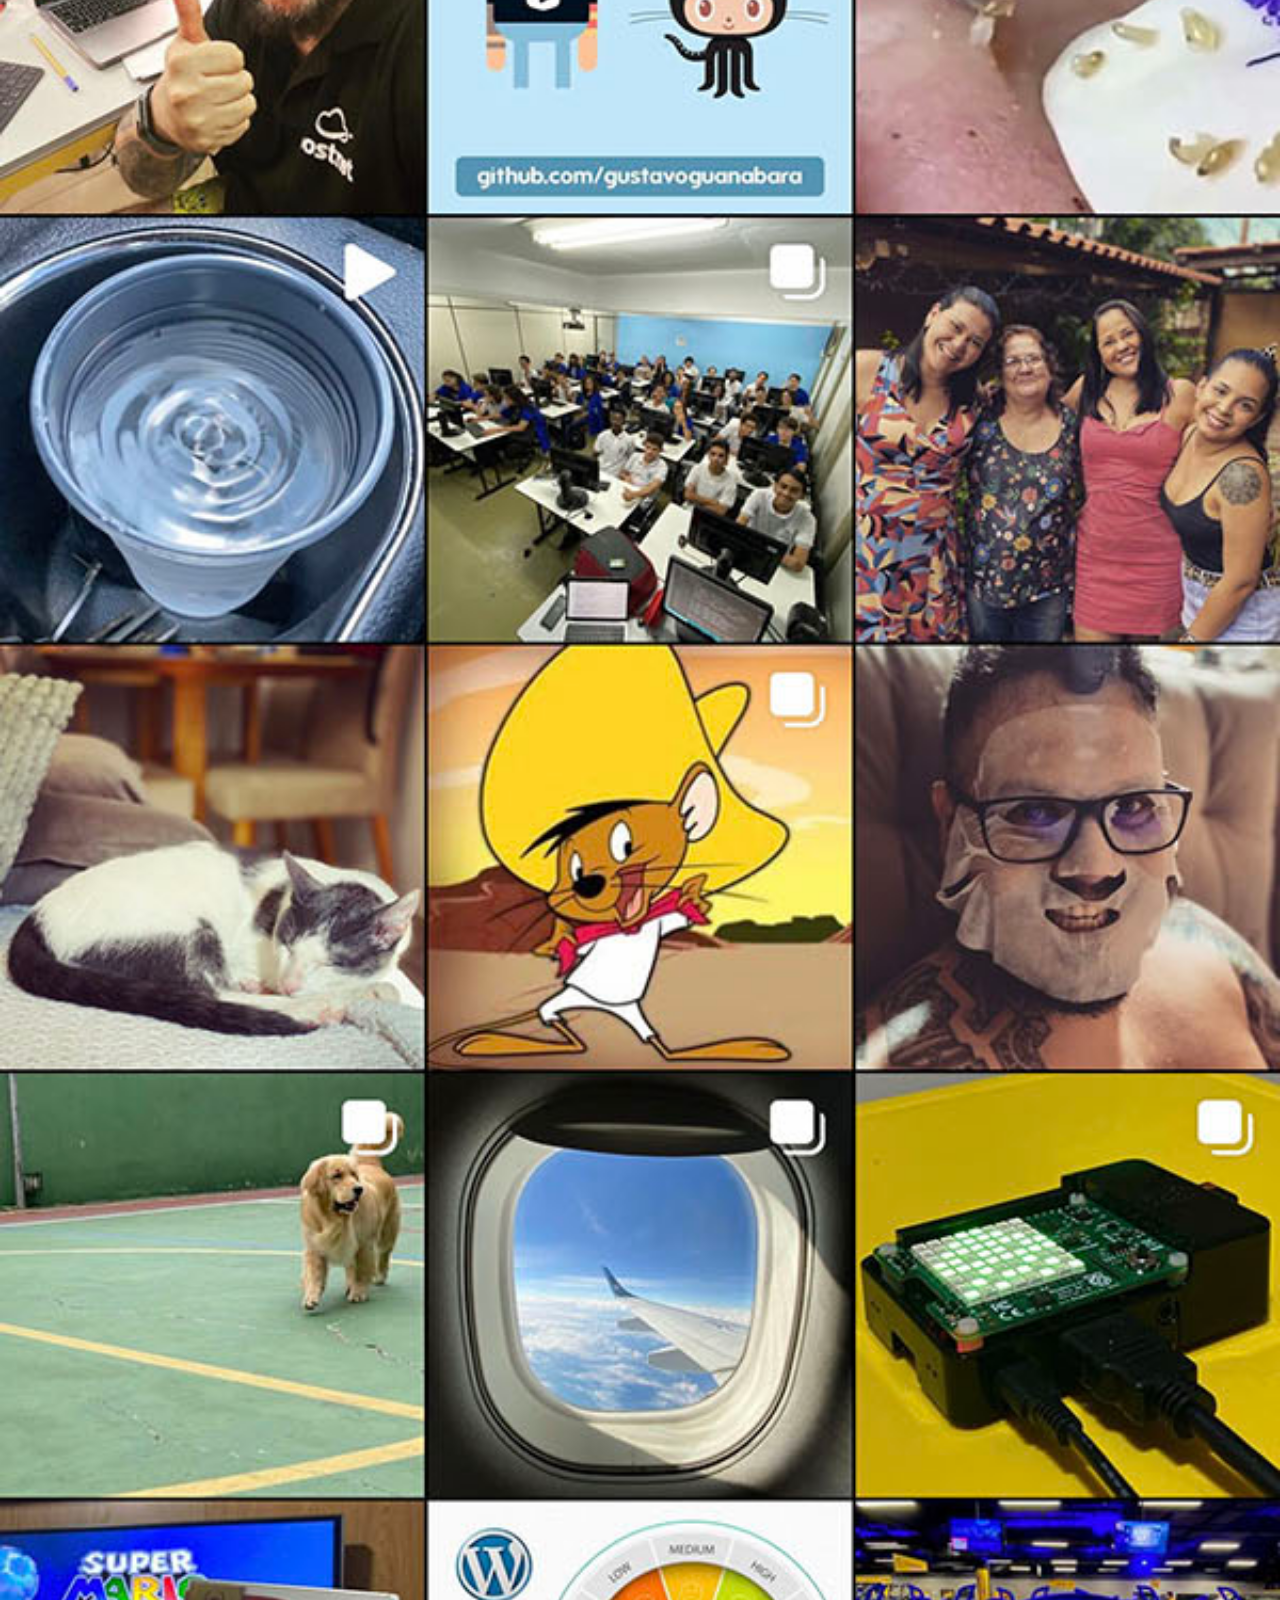
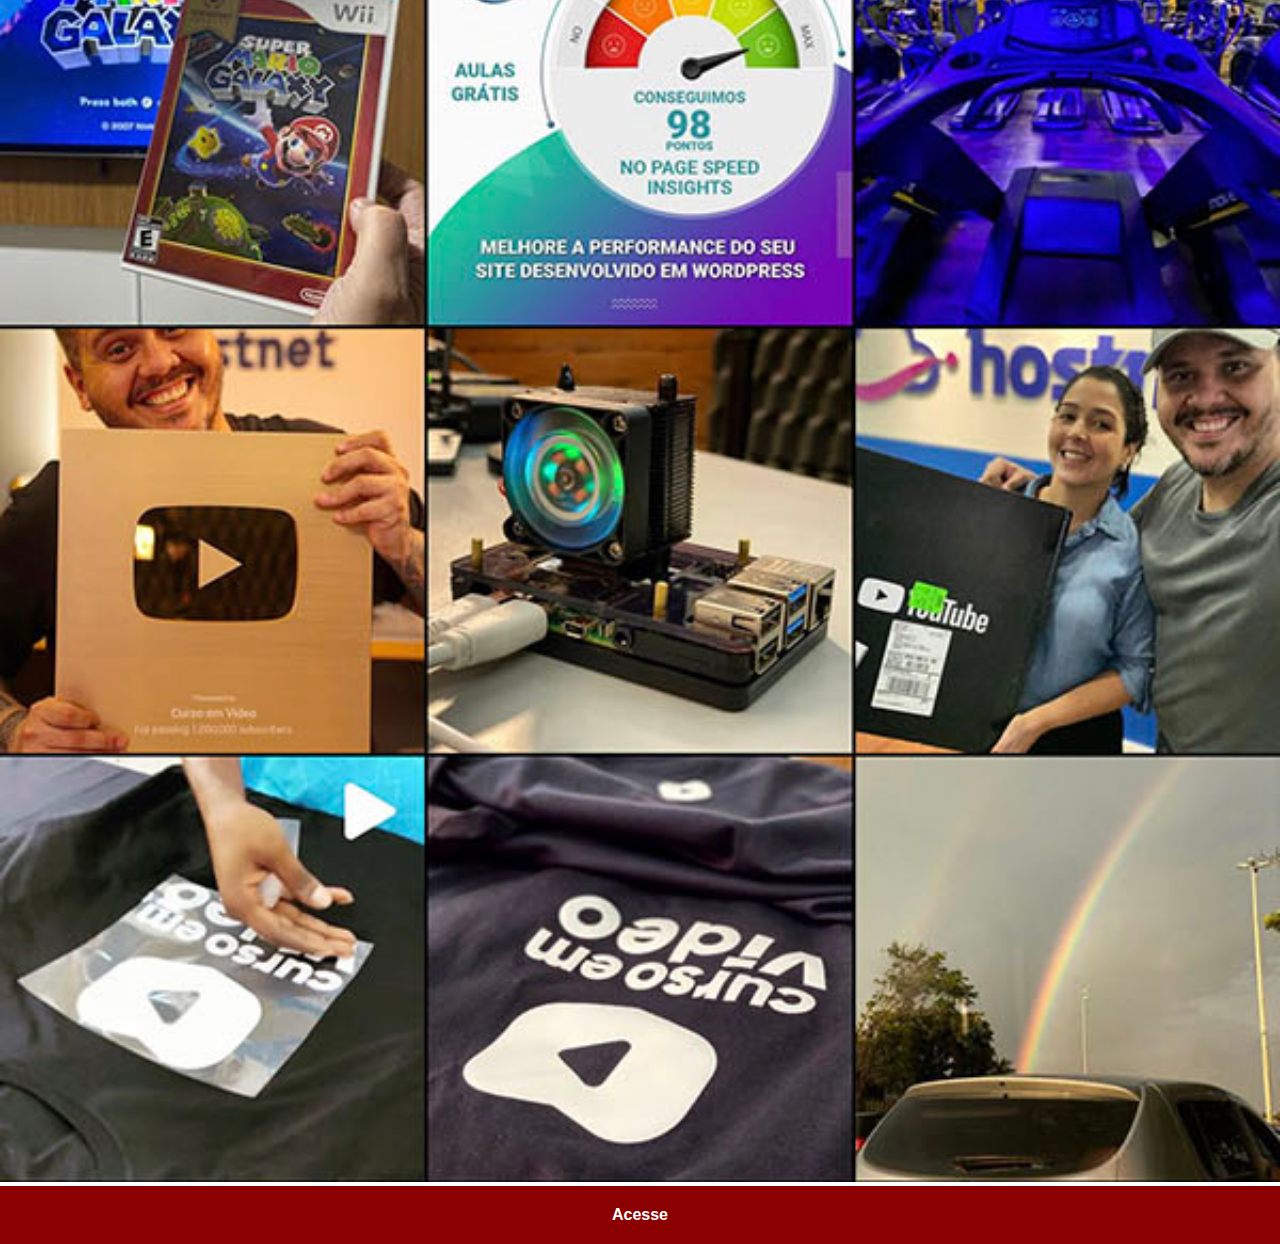
<file: instagram.html>
<!DOCTYPE html>
<html lang="pt-br">
<head>
    <meta charset="UTF-8">
    <meta name="viewport" content="width=device-width, initial-scale=1.0">
    <title>Instagram</title>
    <link rel="stylesheet" href="estilos/social.css">
</head>
<body>
    <img src="imagens/tela-instagram.jpg" alt="Instagram">
    <a href="https://www.instagram.com/sousa_jg">Acesse</a>
</body>
</html>
</file>
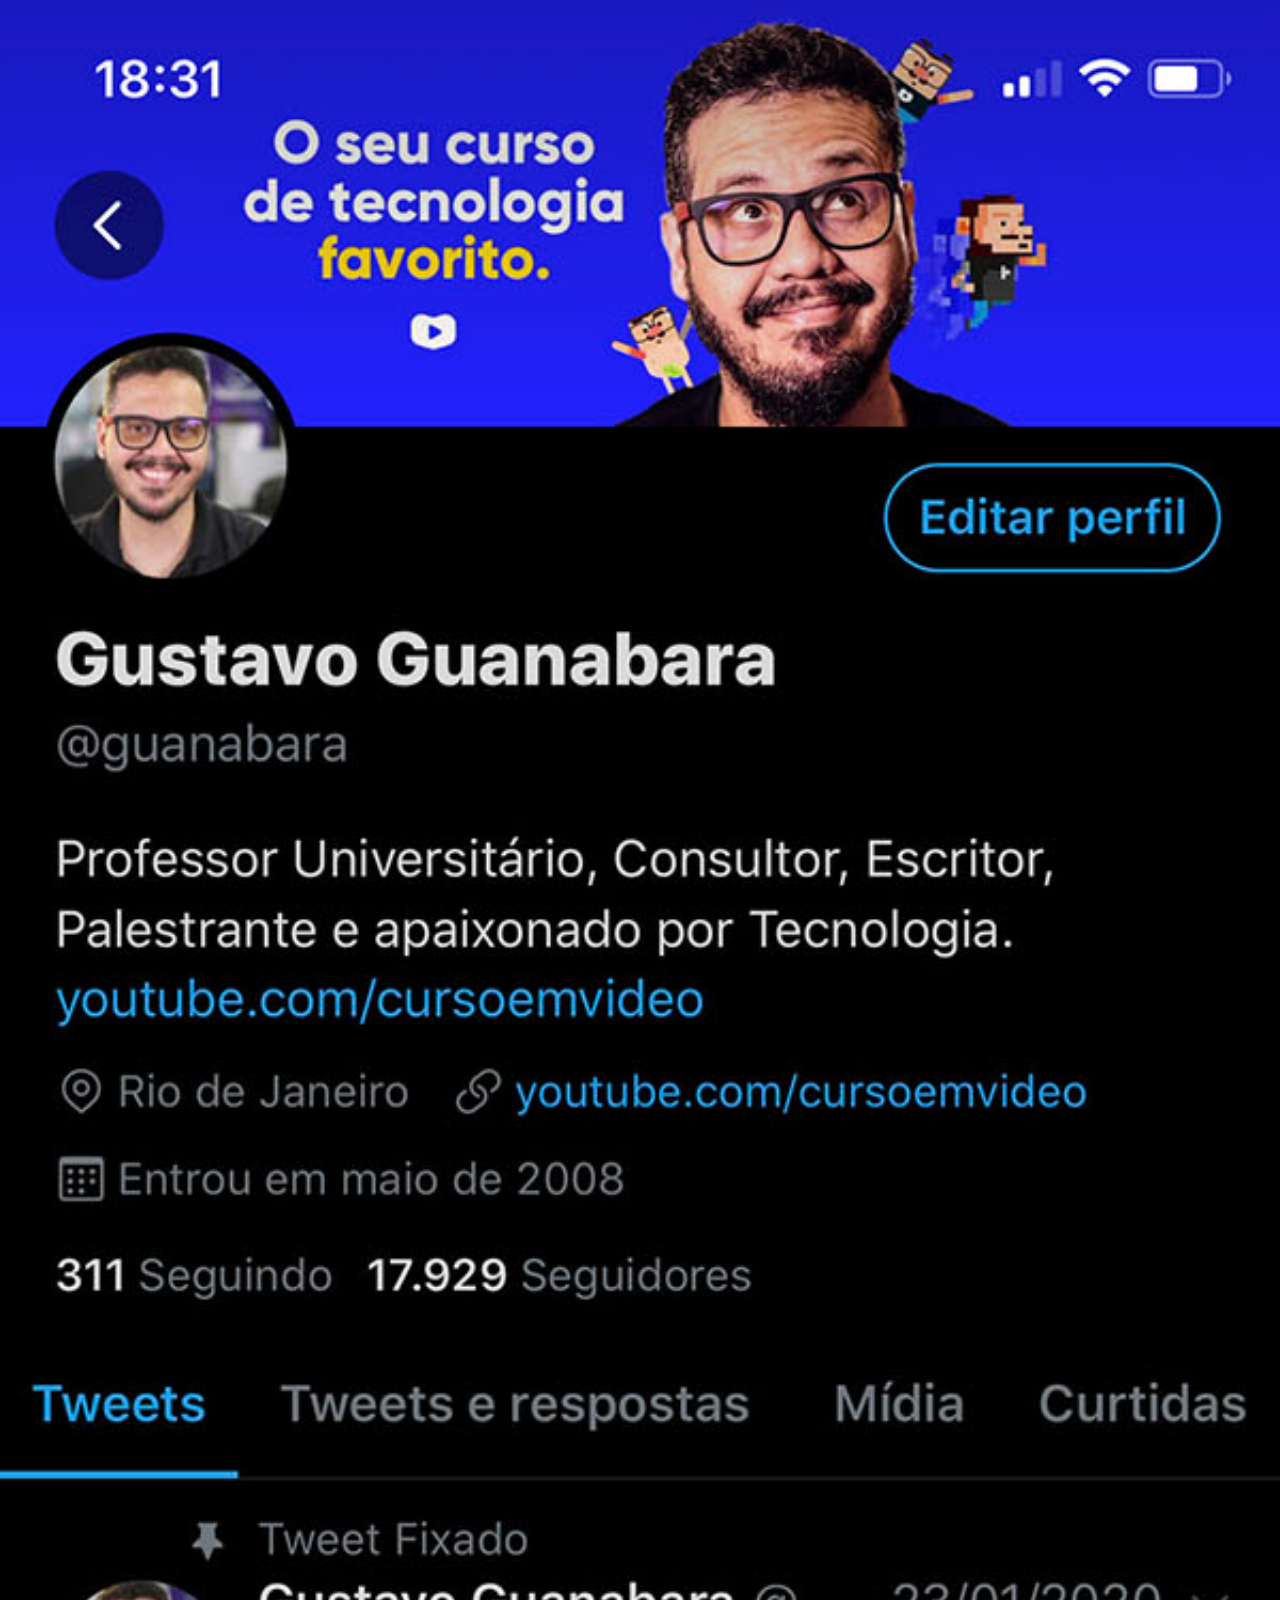
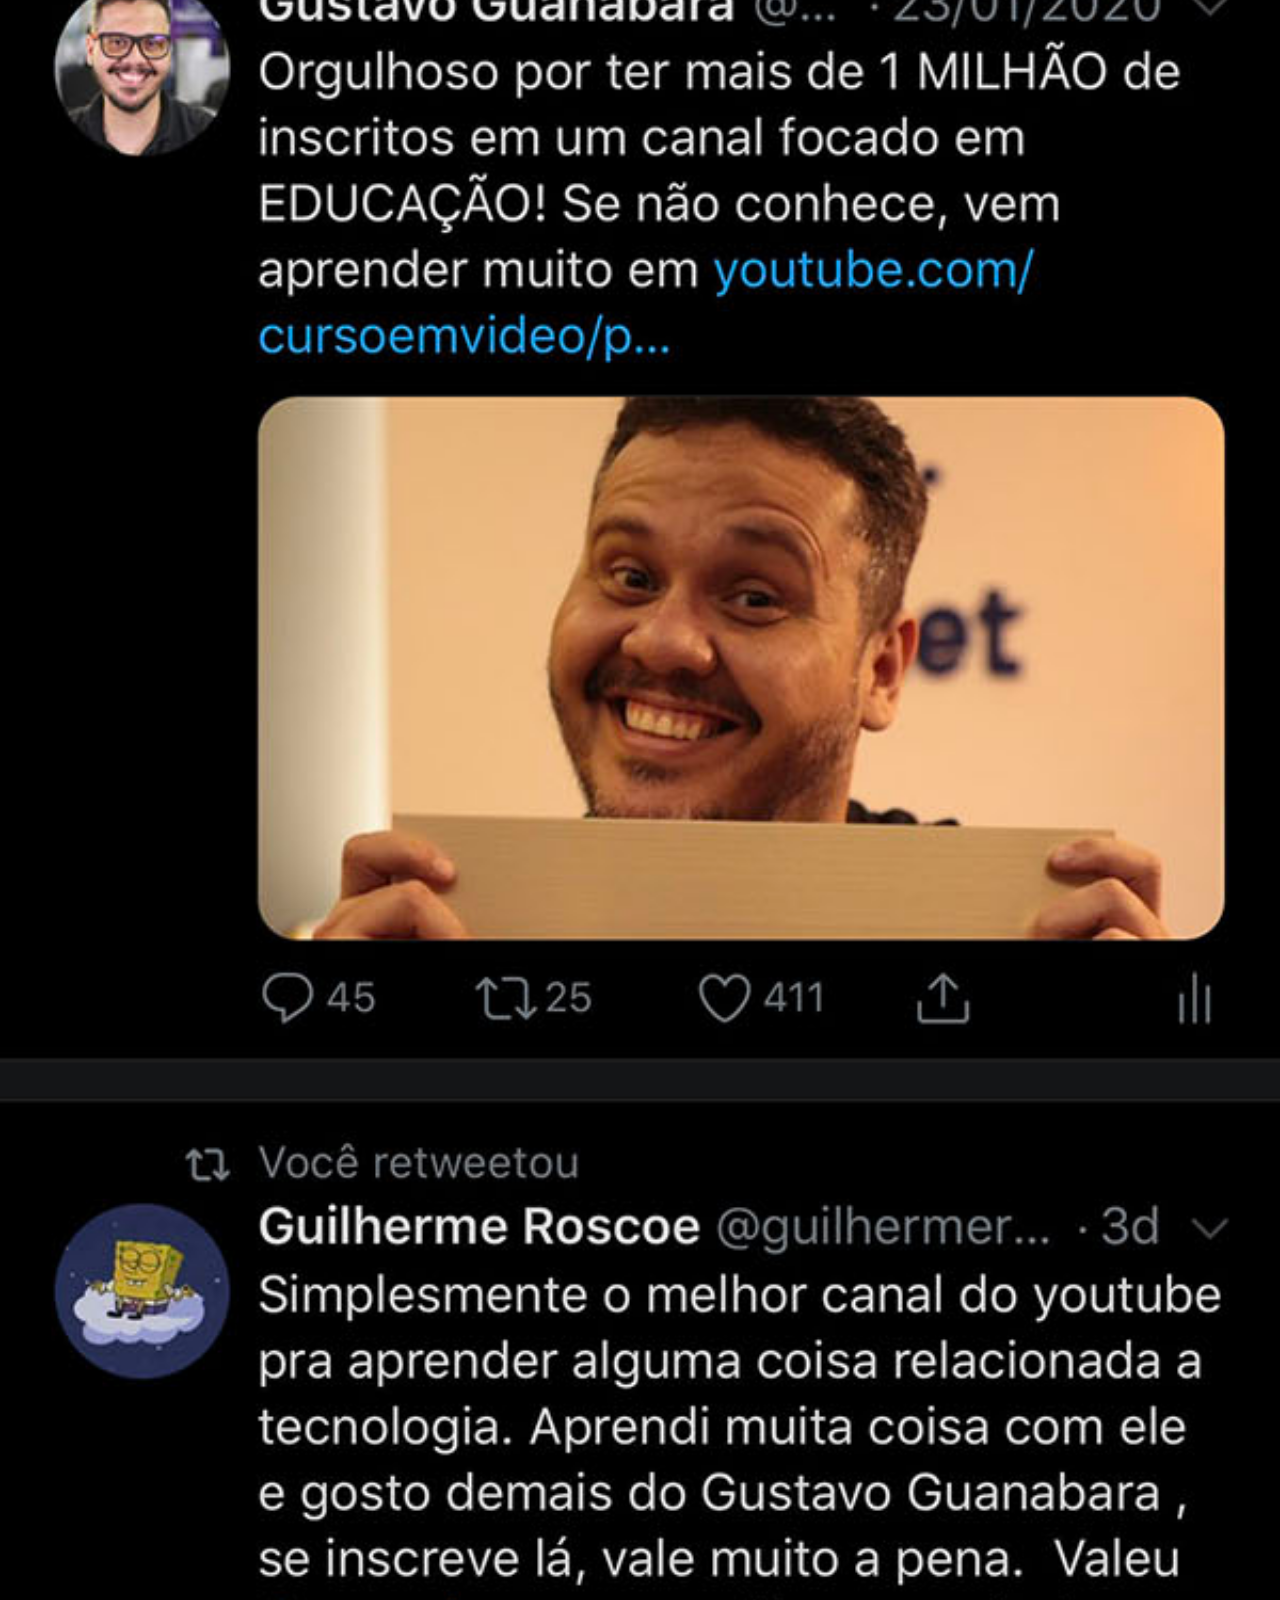
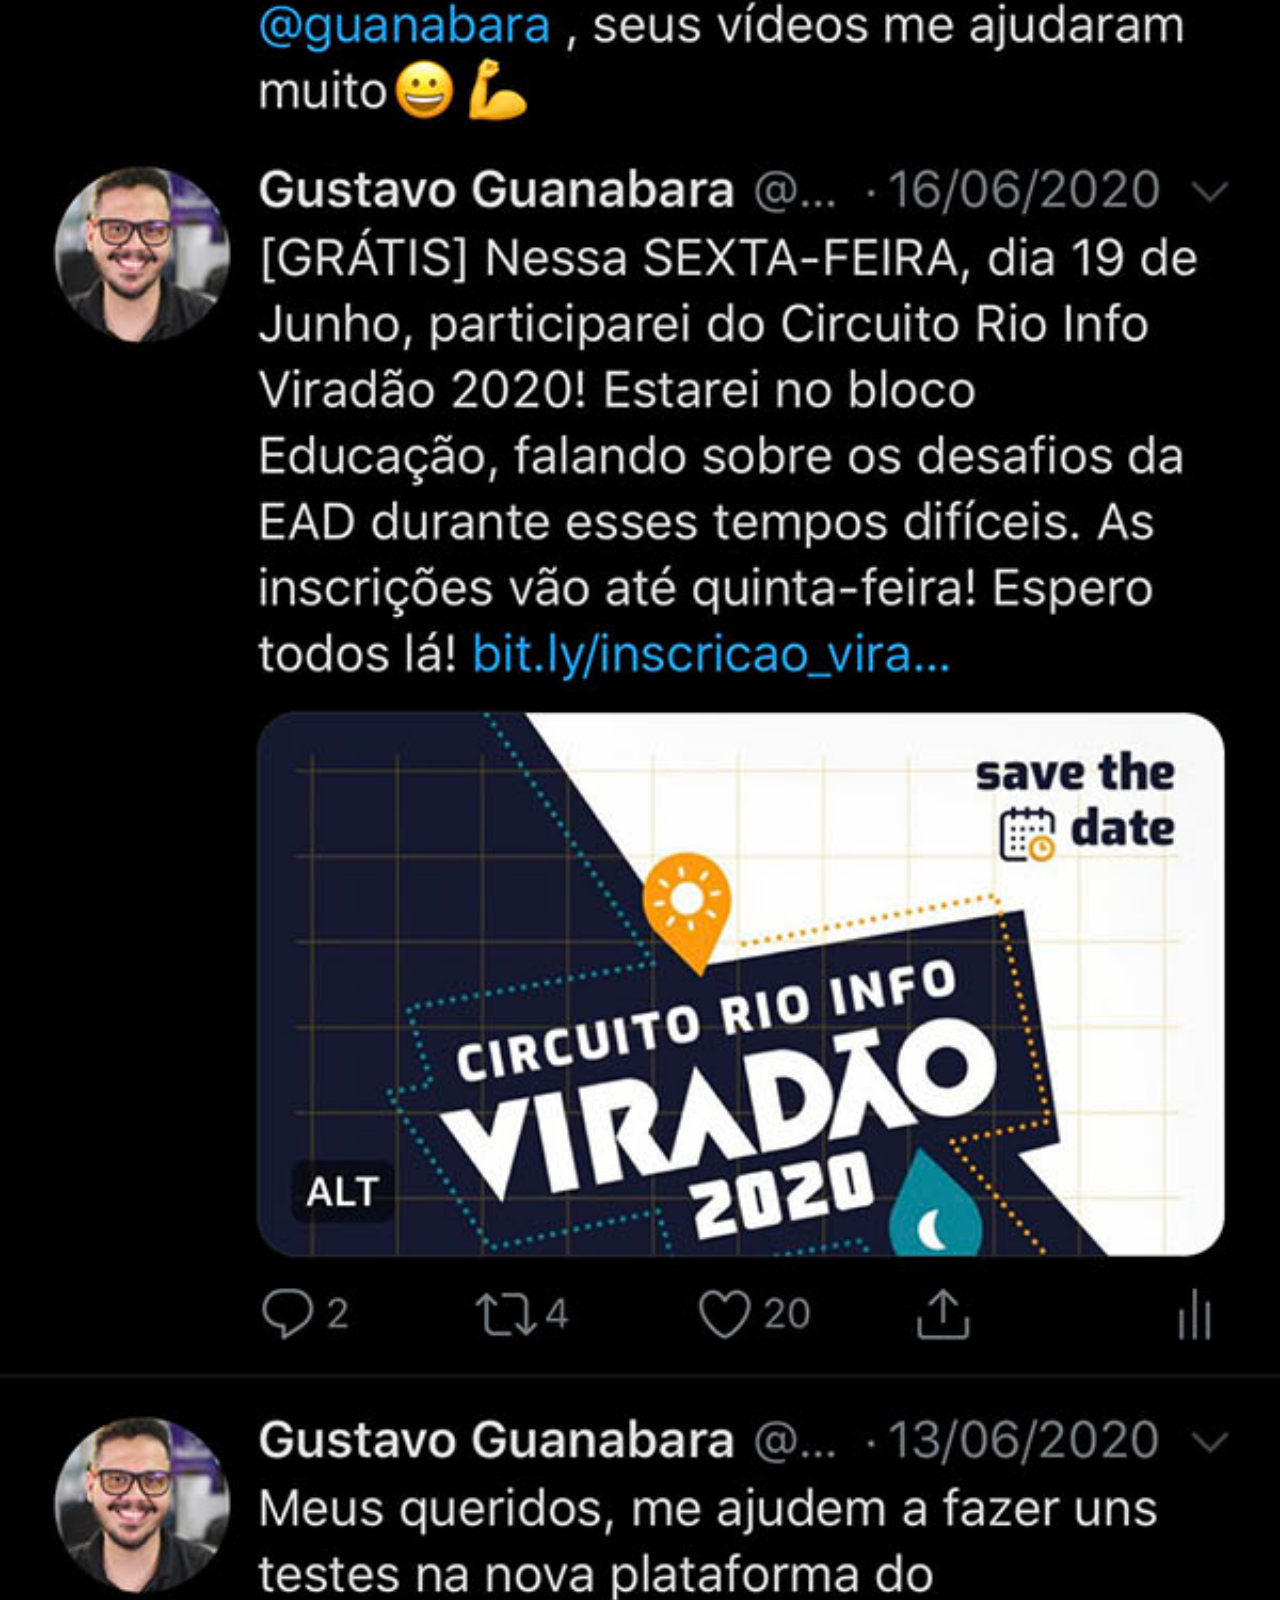
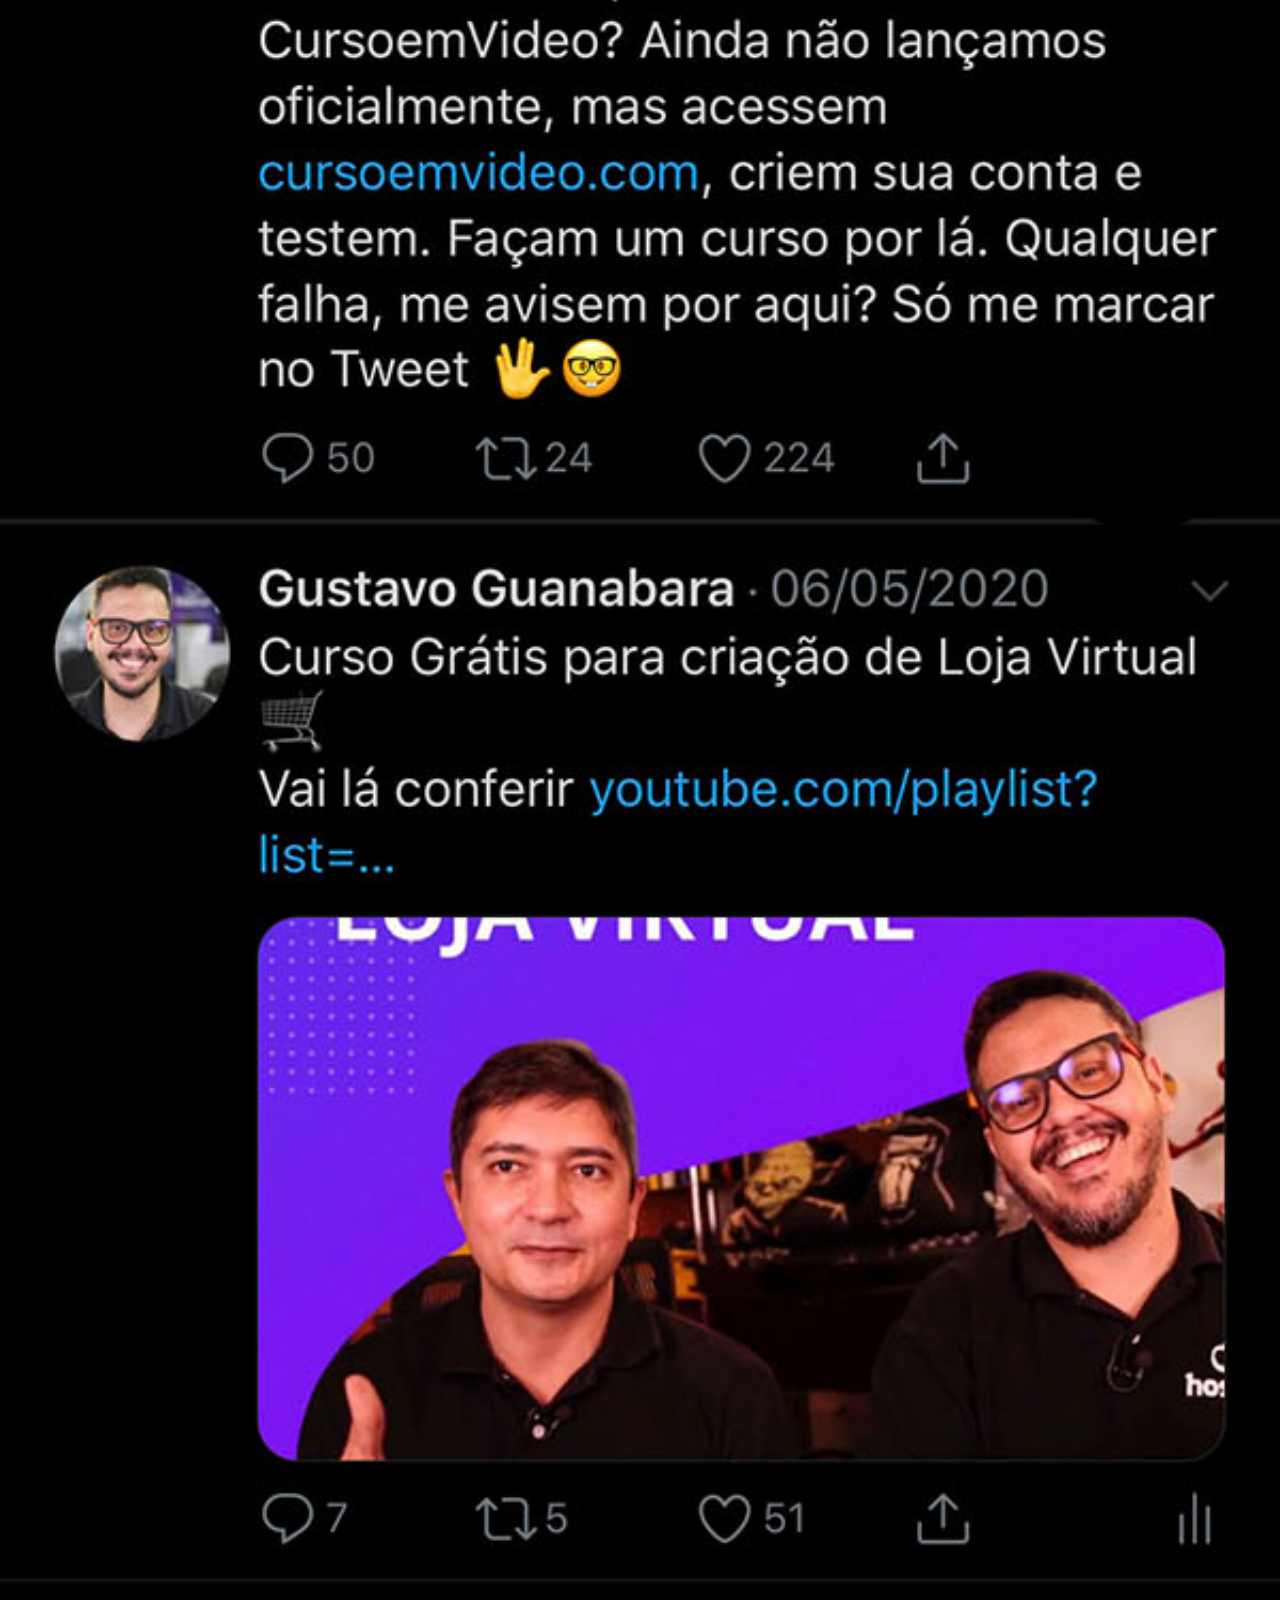
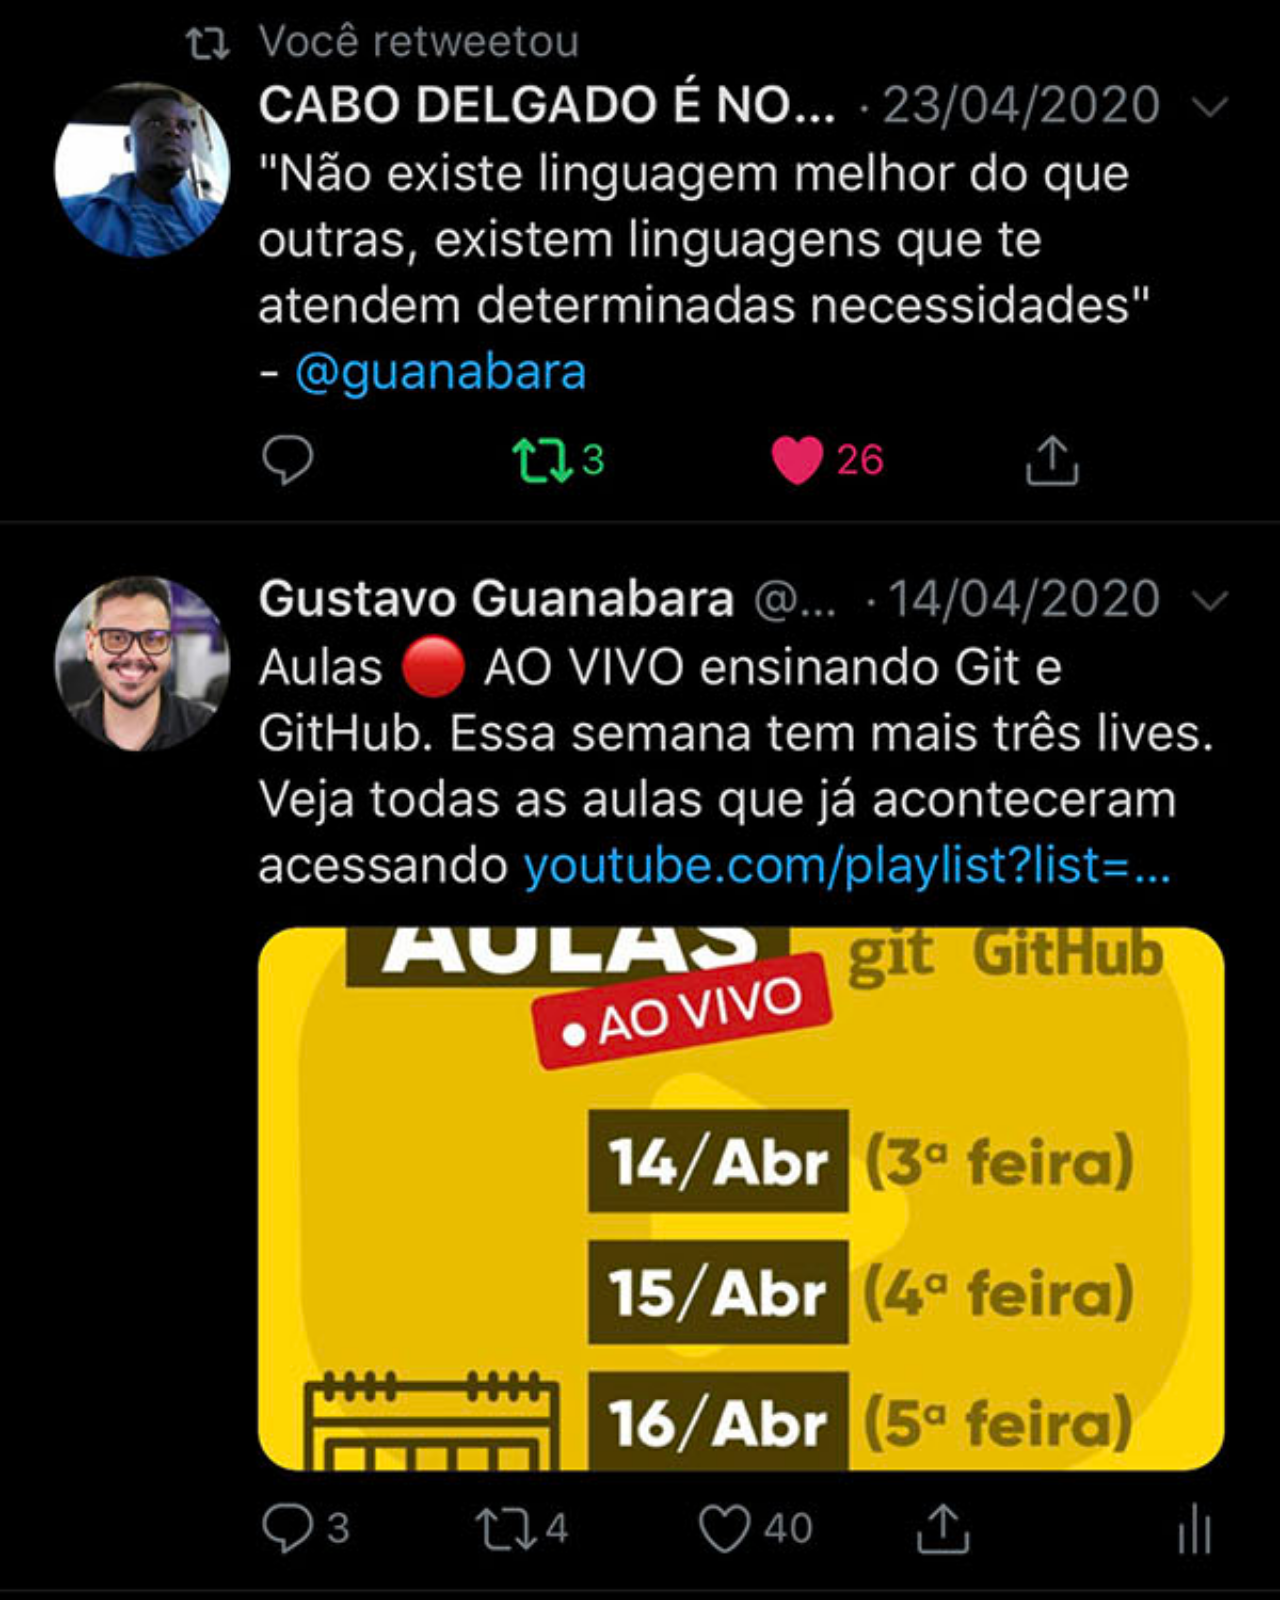
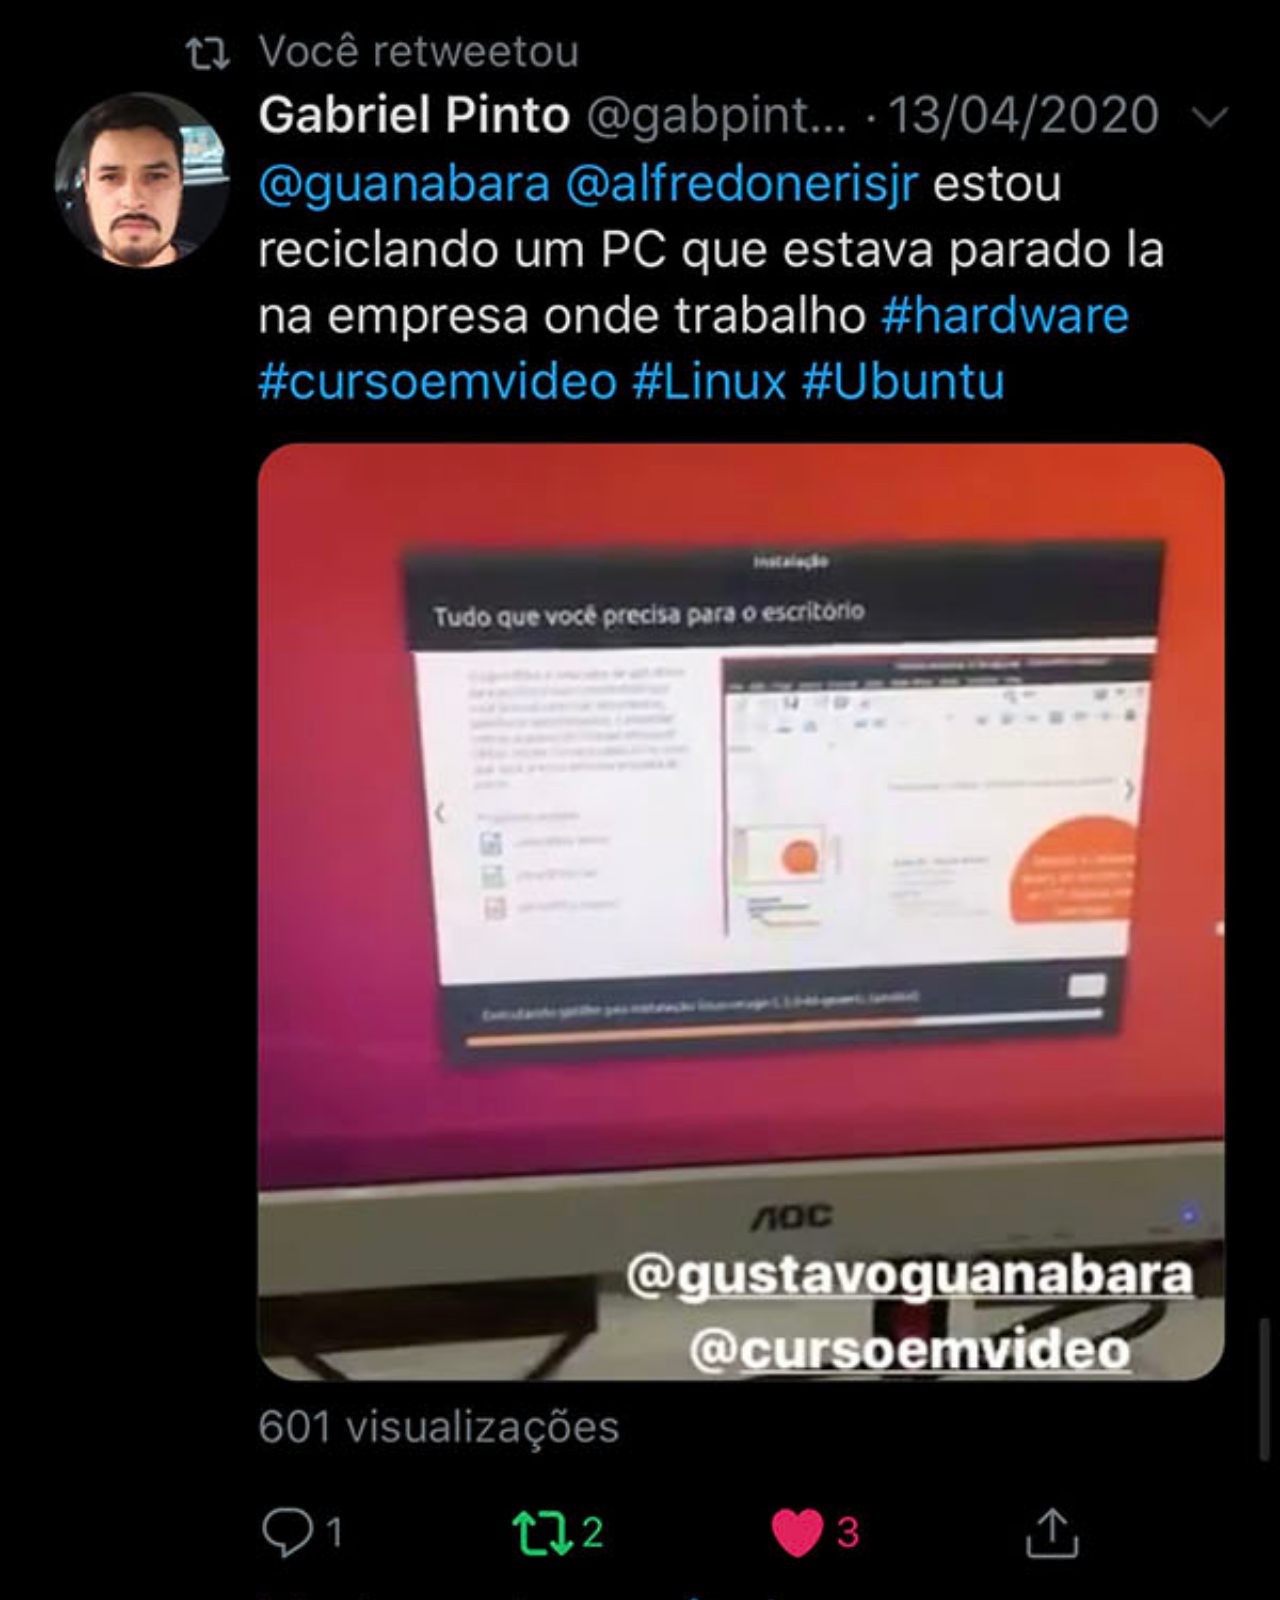
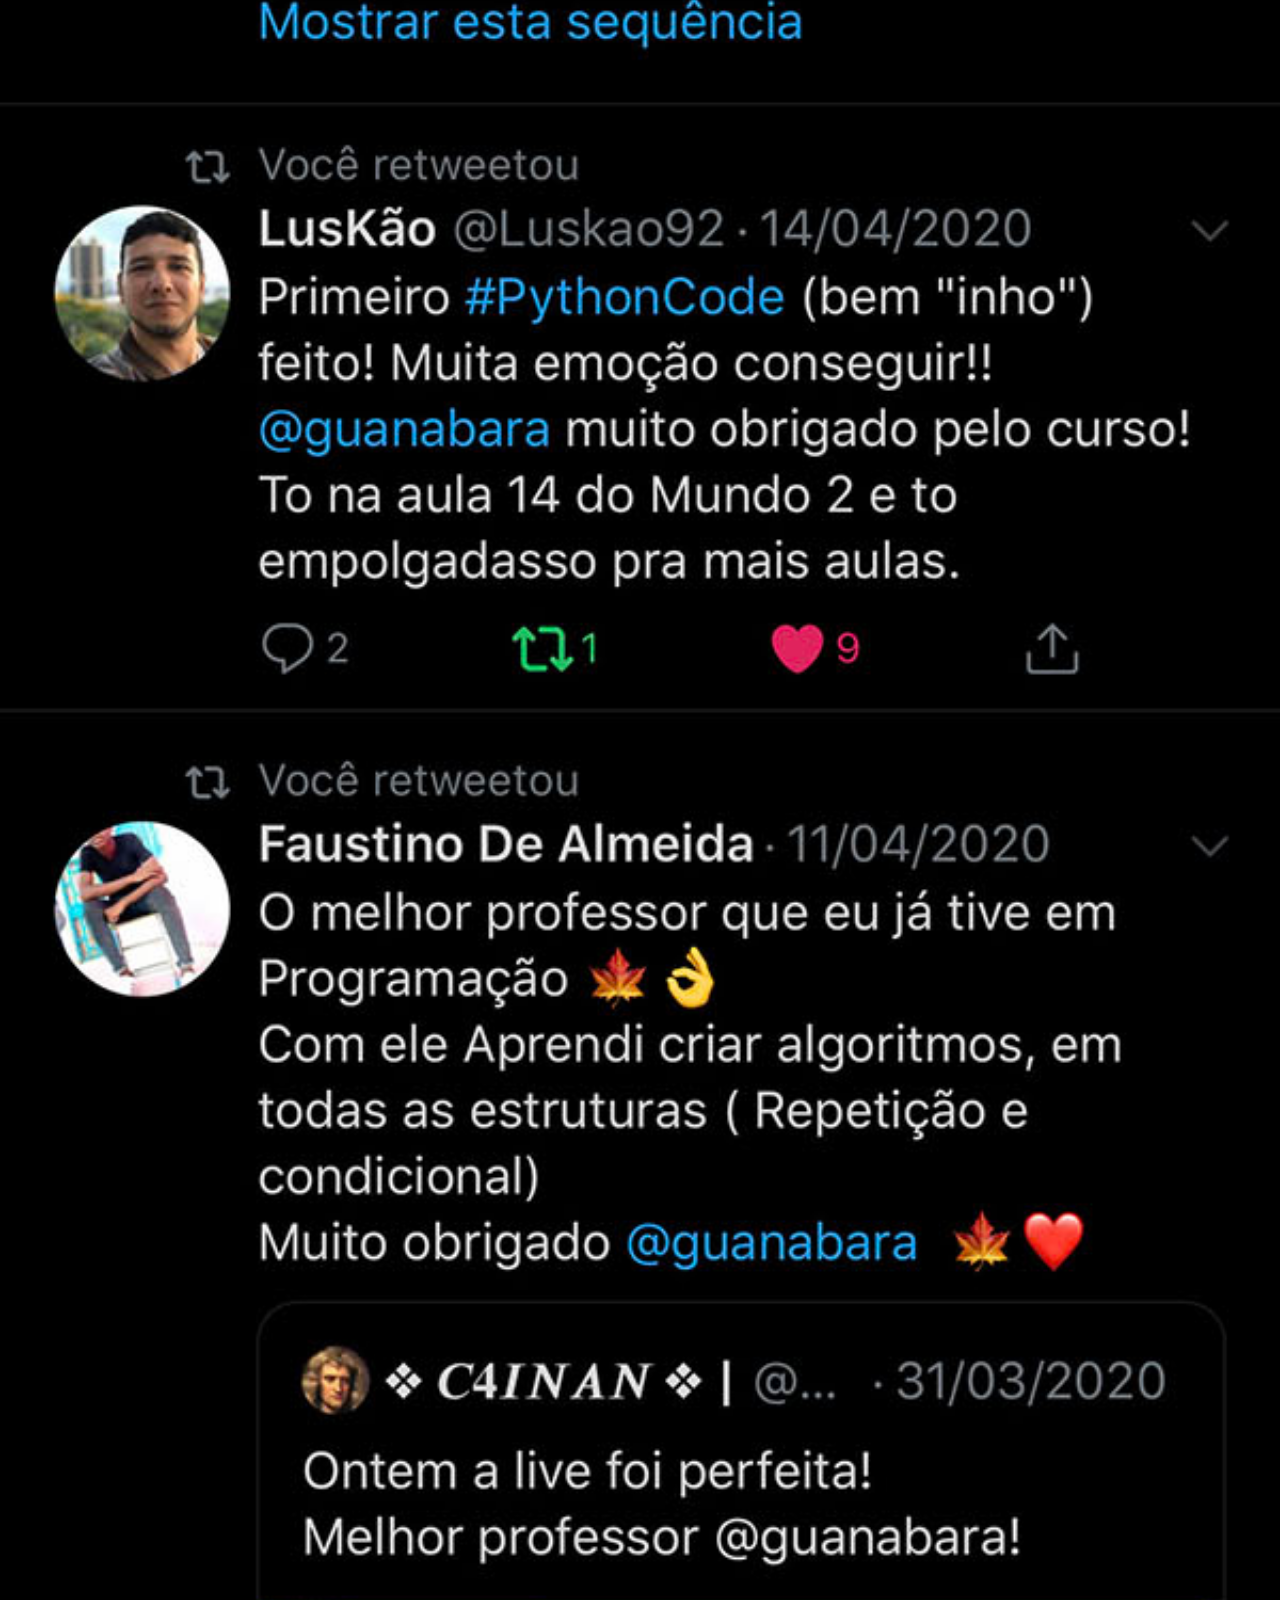
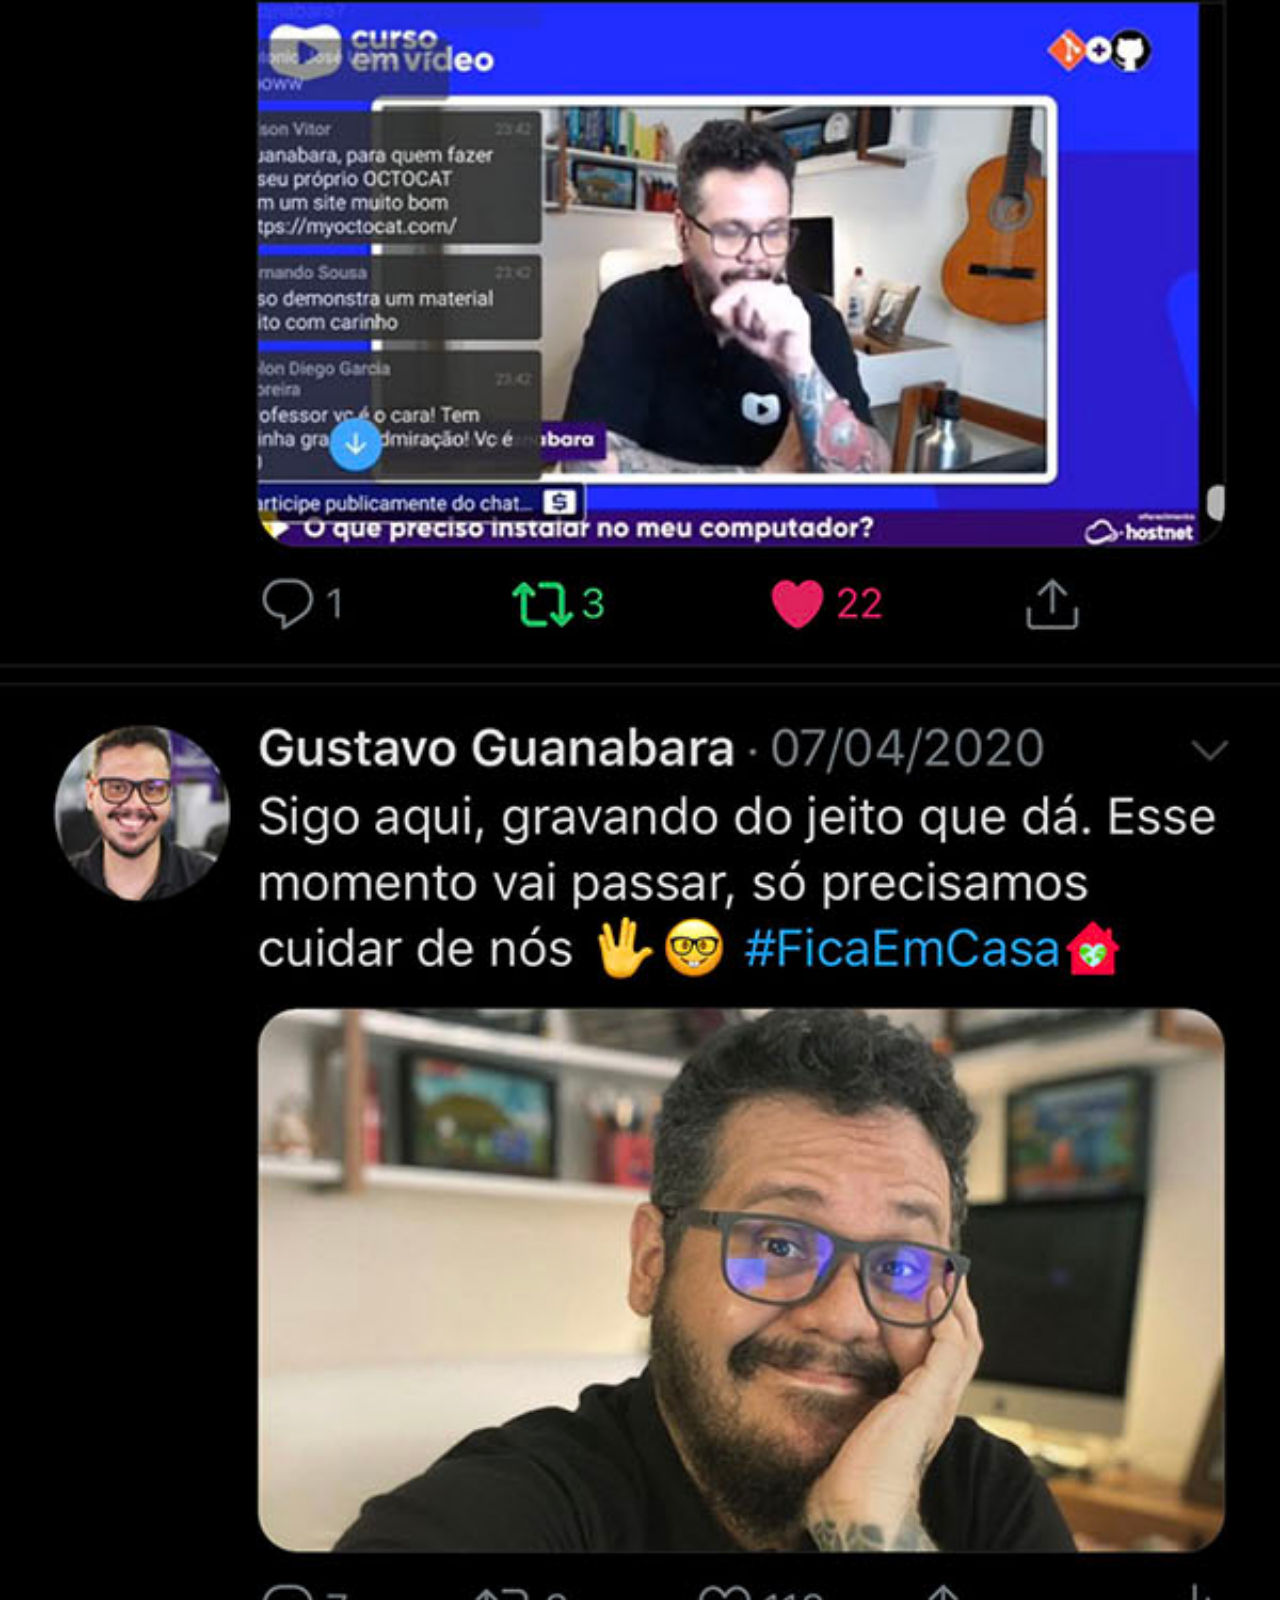
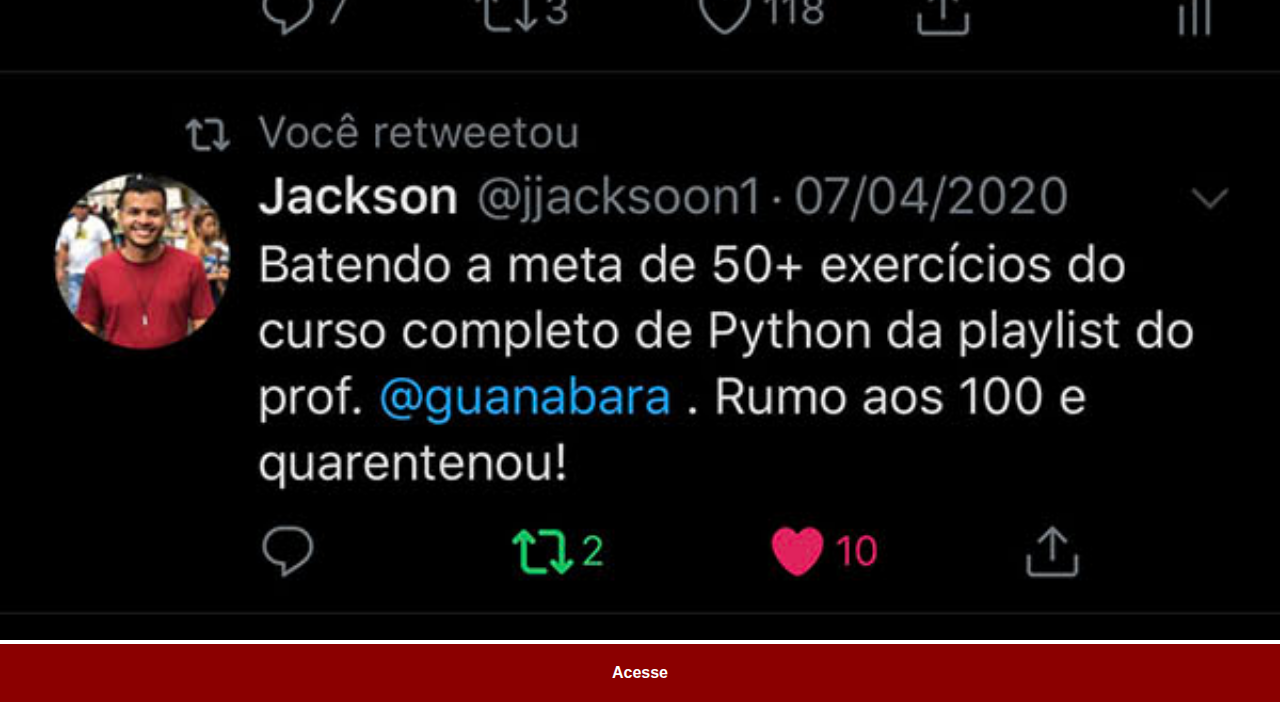
<file: x.html>
<!DOCTYPE html>
<html lang="pt-br">
<head>
    <meta charset="UTF-8">
    <meta name="viewport" content="width=device-width, initial-scale=1.0">
    <link rel="stylesheet" href="estilos/social.css">
    <title>X</title>
</head>
<body>
    <img src="imagens/tela-twitter.jpg" alt="x">
    <a href="https://x.com/Ssgabriel36">Acesse</a>
</body>
</html>
</file>
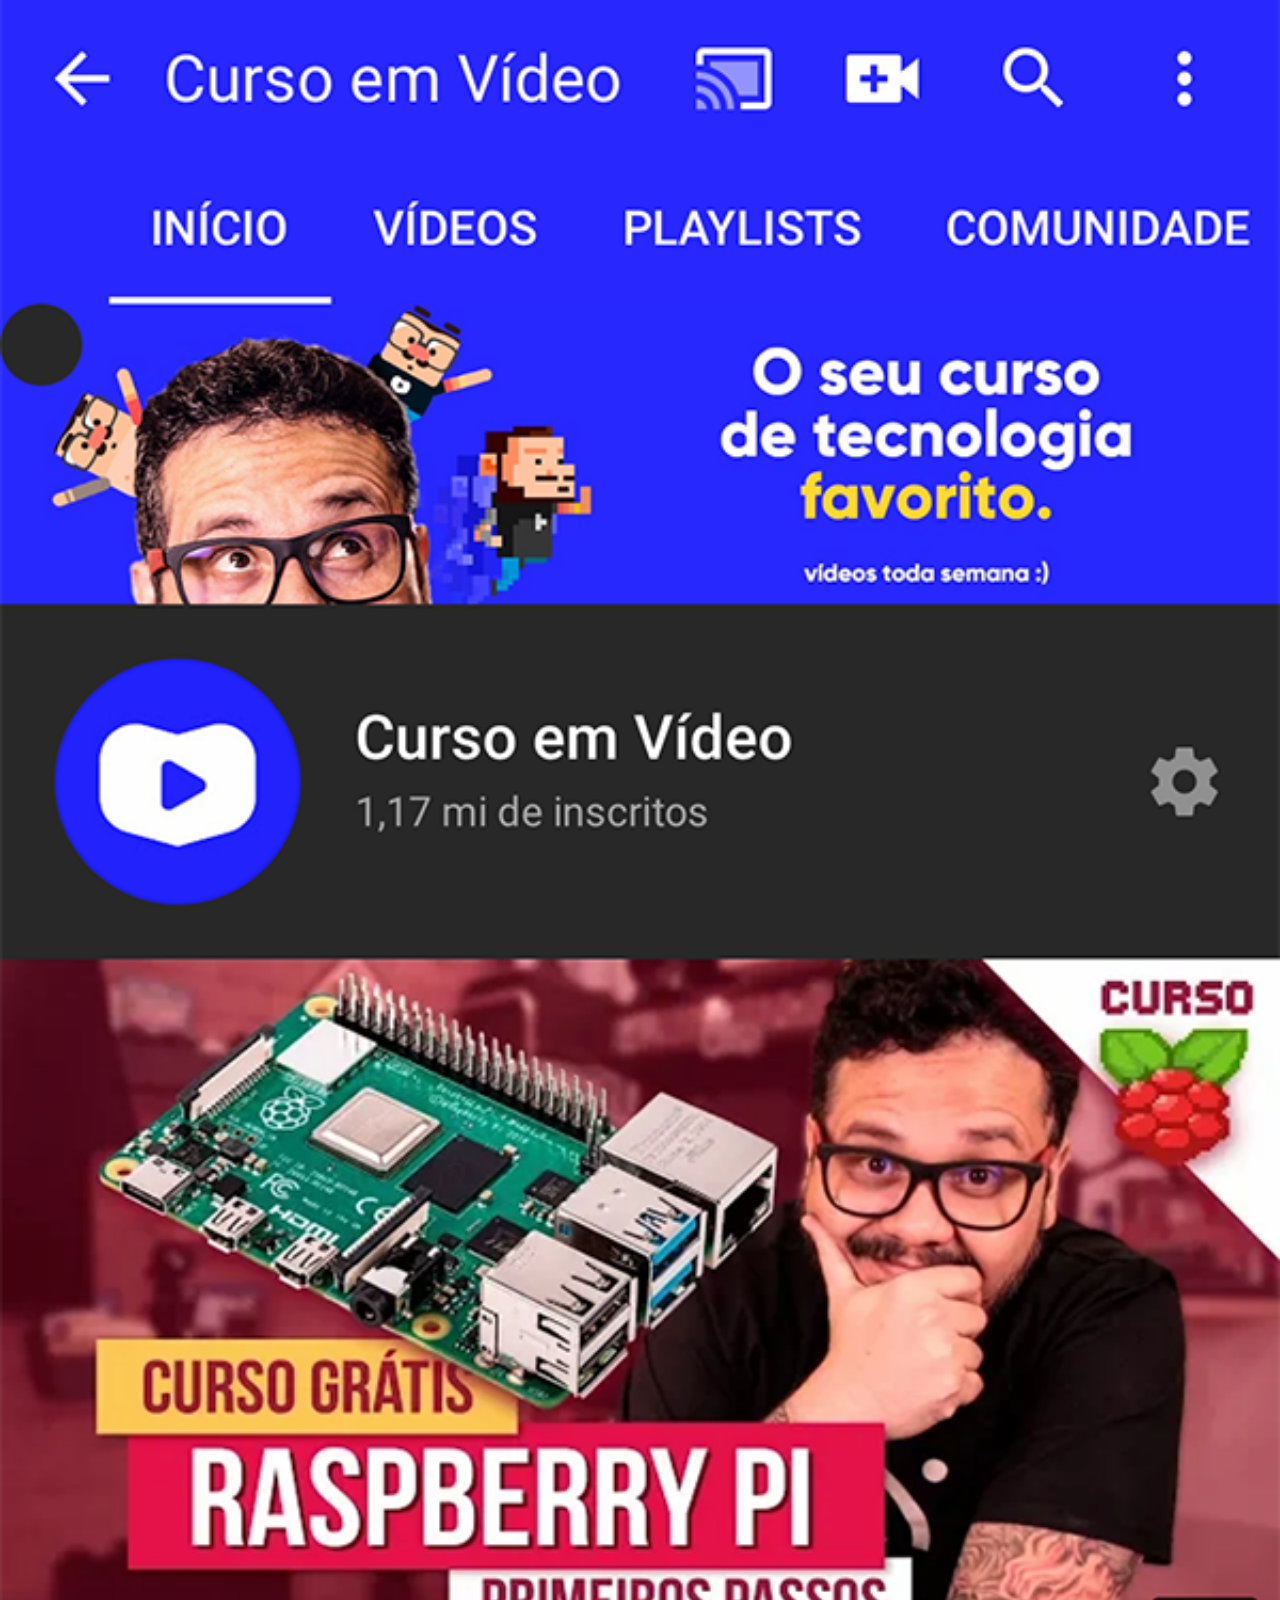
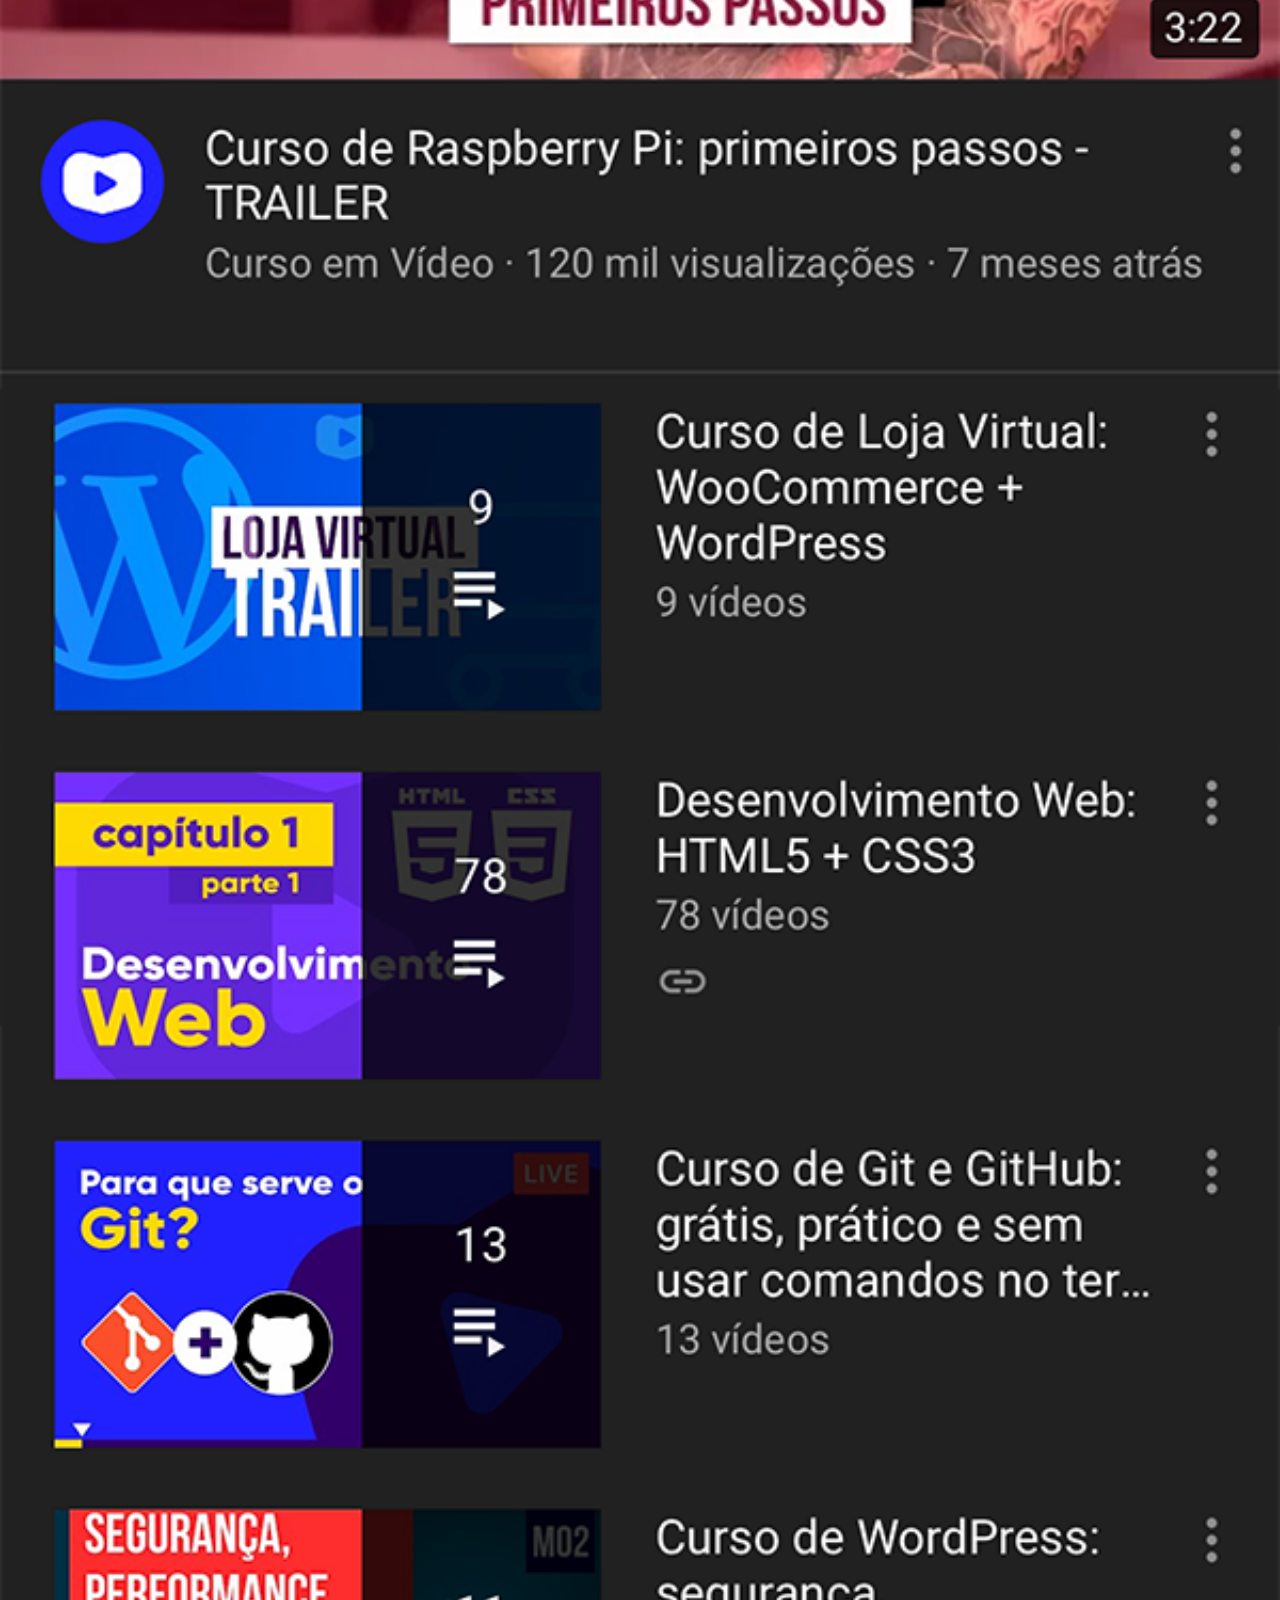
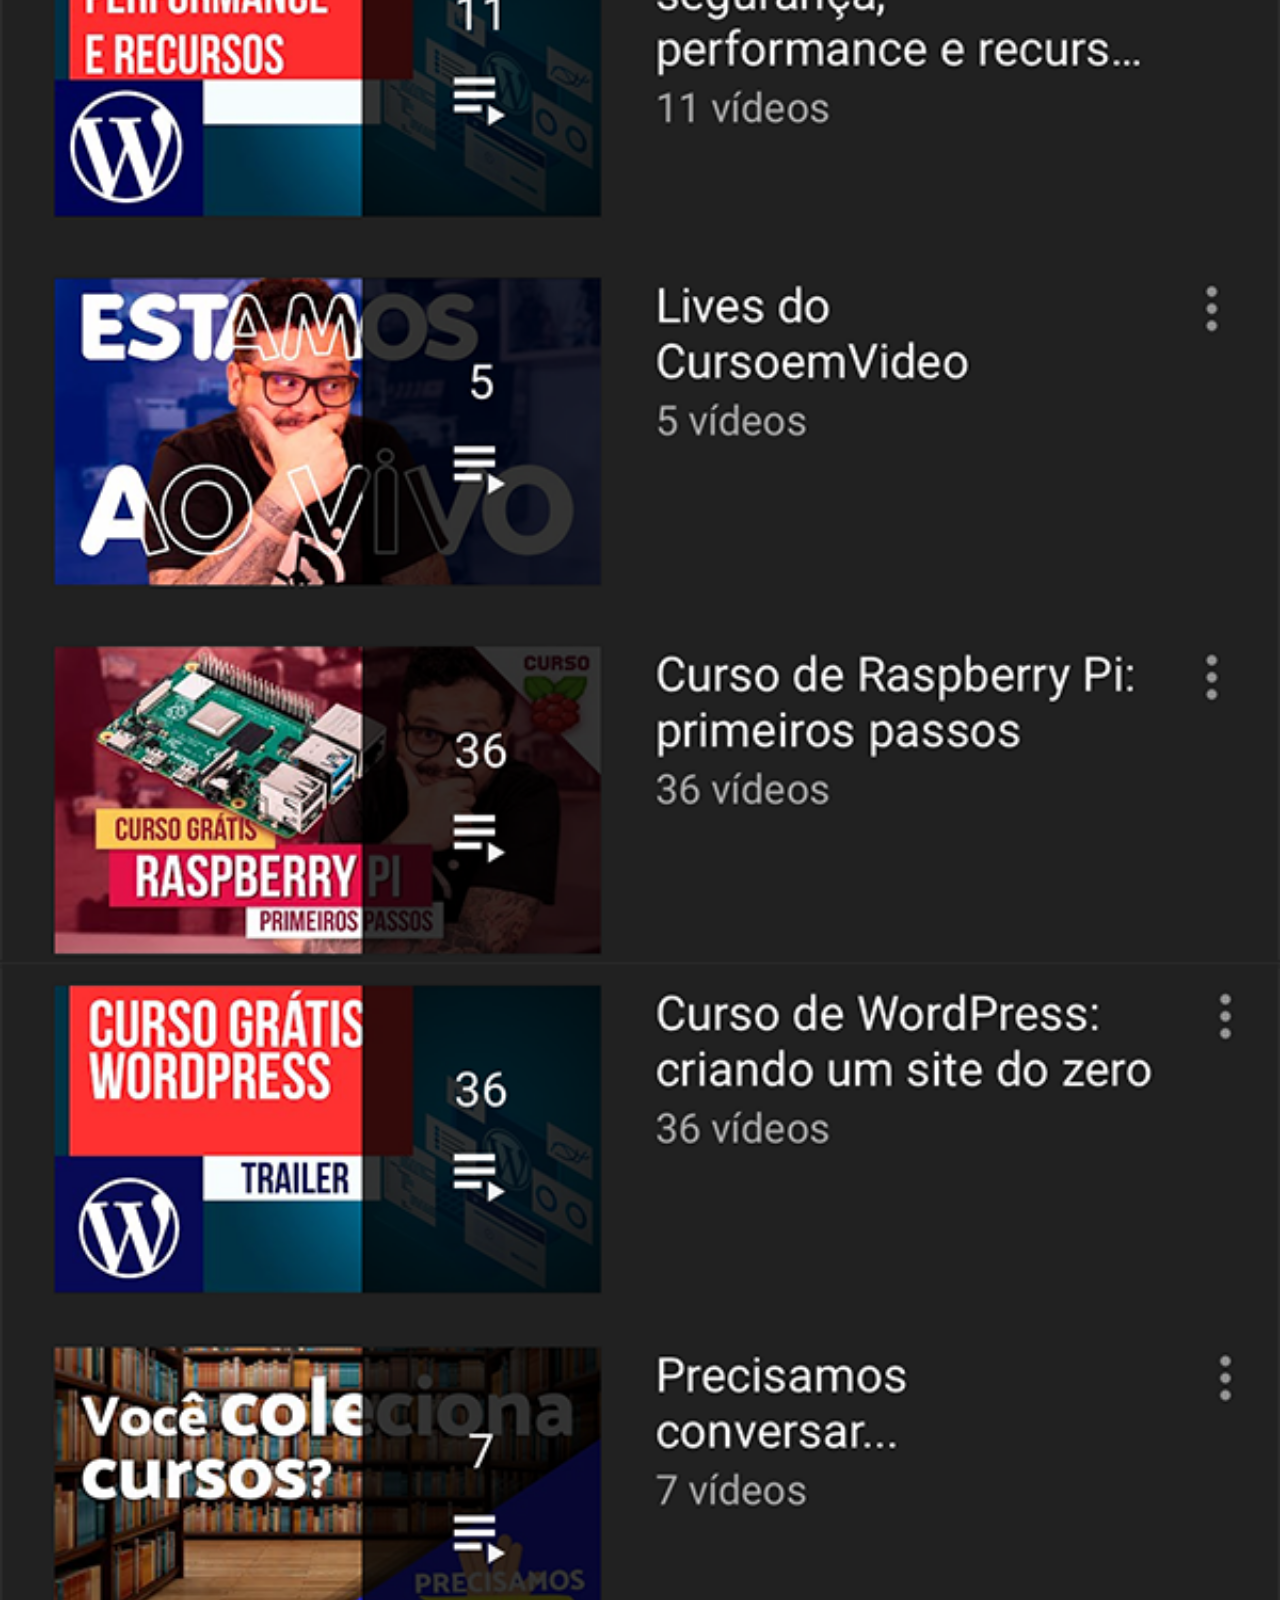
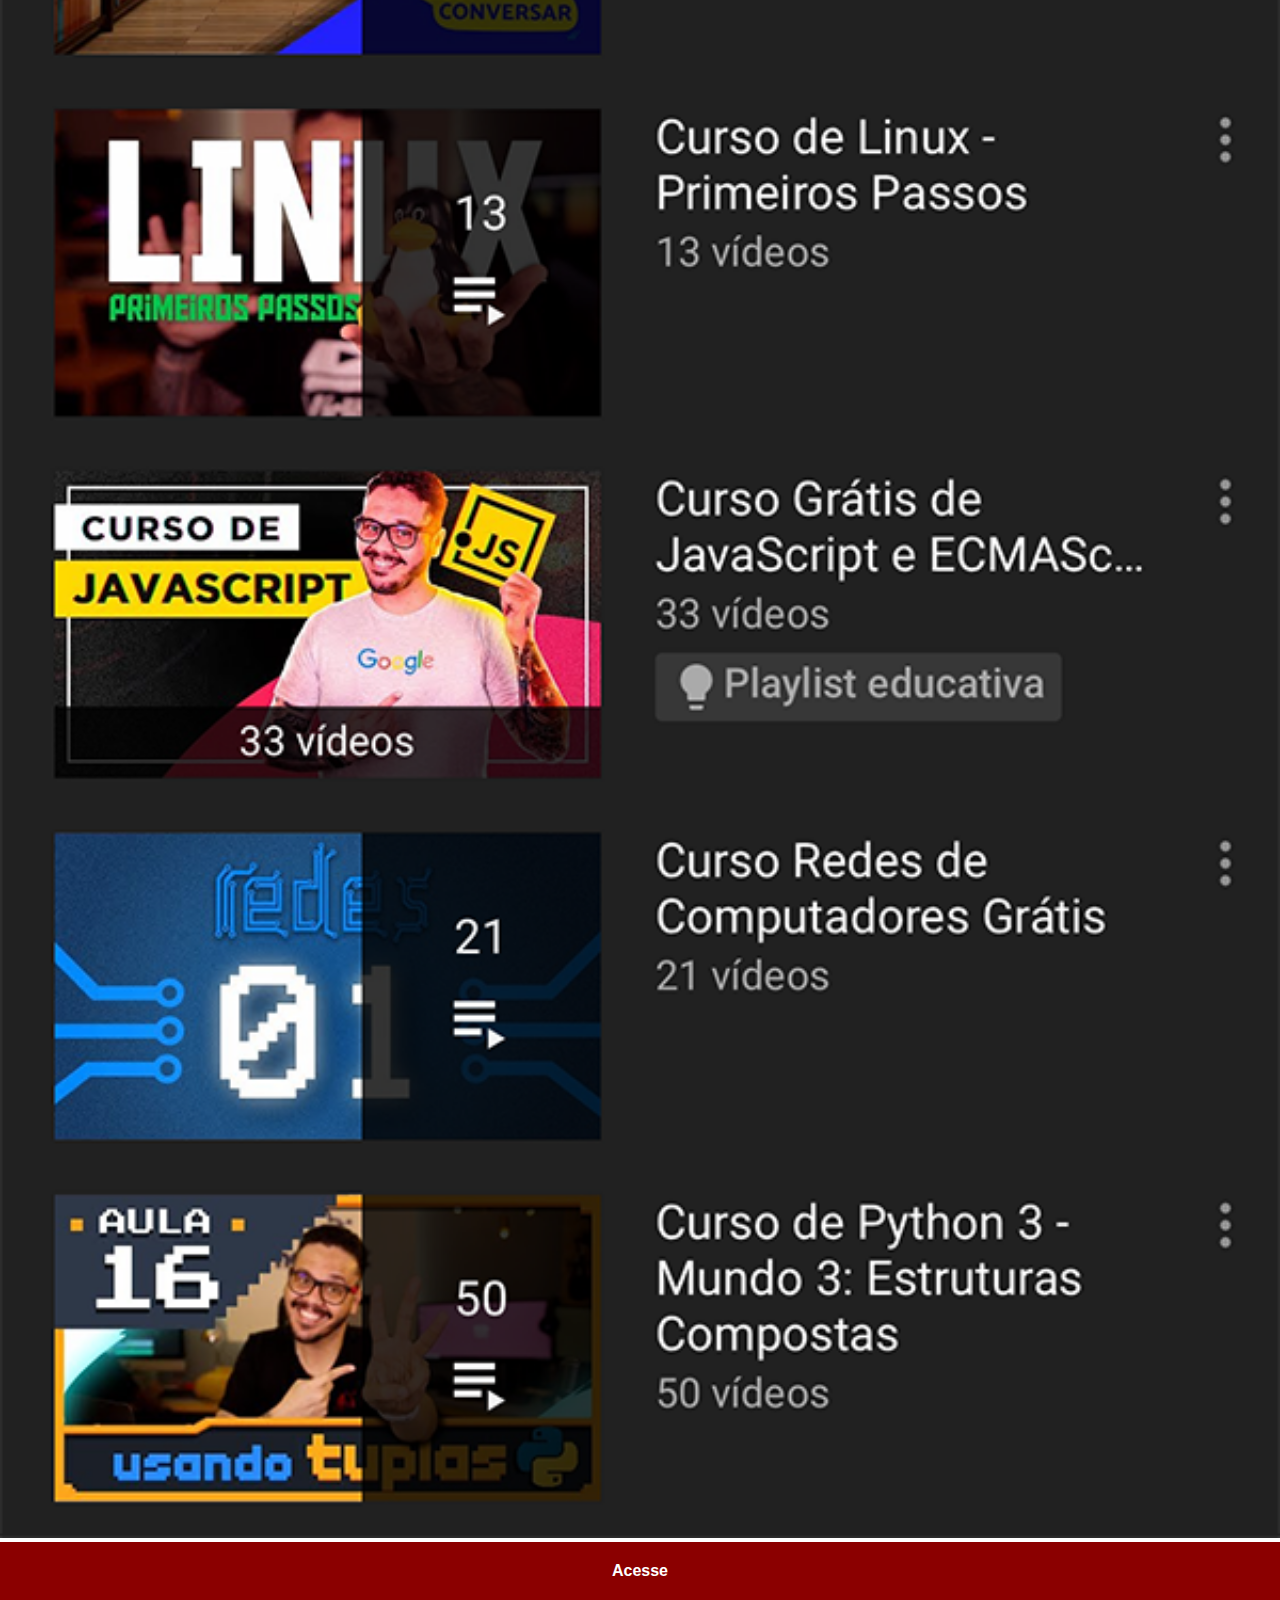
<file: youtube.html>
<!DOCTYPE html>
<html lang="pt-br">
<head>
    <meta charset="UTF-8">
    <meta name="viewport" content="width=device-width, initial-scale=1.0">
    <title>Youtube</title>
    <link rel="stylesheet" href="estilos/social.css">
</head>
<body>
    <img src="imagens/tela-youtube.png" alt="Youtube">
    <a href="https://www.youtube.com/@prozin1834/featured" target="_blank">Acesse</a>
</body>
</html>
</file>
<file: estilos/style.css>
@charset "utf-8";

*{
    margin: 0px;
    padding: 0px;
    font-family: Arial, Helvetica, sans-serif;
}

html,body{
    height: 100vh;
    width: 100vw;
    background-color: black;
}
body{
    background: url('../imagens/fundo-madeira.jpg') no-repeat top center;
    background-size: cover;
    background-attachment: fixed;
}
main{
    position: relative;
    height: 100vh;
}
section#telefone{
    position: absolute;
    top: 50%;
    left: 50%;
    transform: translate(-50%, -50%);
    height: 627px;
    width: 311px;
    background: url('../imagens/frame-iphone.png') no-repeat;
}
iframe#tela{
    position: relative;
    top: 80px;
    left: 22px;
    width: 267px;
    height: 472px;
}
section#redes-socias{
    text-align: right;
}

section#redes-socias img{
    width: 50px;
    margin: 10px;
    border-radius: 50%;
    box-shadow: 2px 2px 5px rgba(0, 0, 0, 0.425);
    box-sizing: border-box;
}
section#redes-socias img:hover{
    border: 2px solid rgba(255, 255, 255, 0.637);
    transform: translate(-2px, -2px);
    box-shadow: 5px 5px 10px rgba(0, 0, 0, 0.425);
    transition: transform .3s, border .2s;
}
img#yt{
    display: none;
}
img#tt{
    display: none;
}
img#fb{
    display: none;
}
</file>
<file: estilos/social.css>
@charset "utf-8";

*{
            margin: 0px;
            padding: 0px;
            font-family: Arial, Helvetica, sans-serif;
        }

        ::-webkit-scrollbar{
            width: 0px;
            height: 0px;
        }
        img{
            width: 100vw;
        }
        a{
            display: block;
            background-color: darkred;
            color: white;
            padding: 20px;
            text-align: center;
            font-weight: bolder;
            text-decoration: none;
        }
        a:hover{
            background-color: red;
        }
</file>
